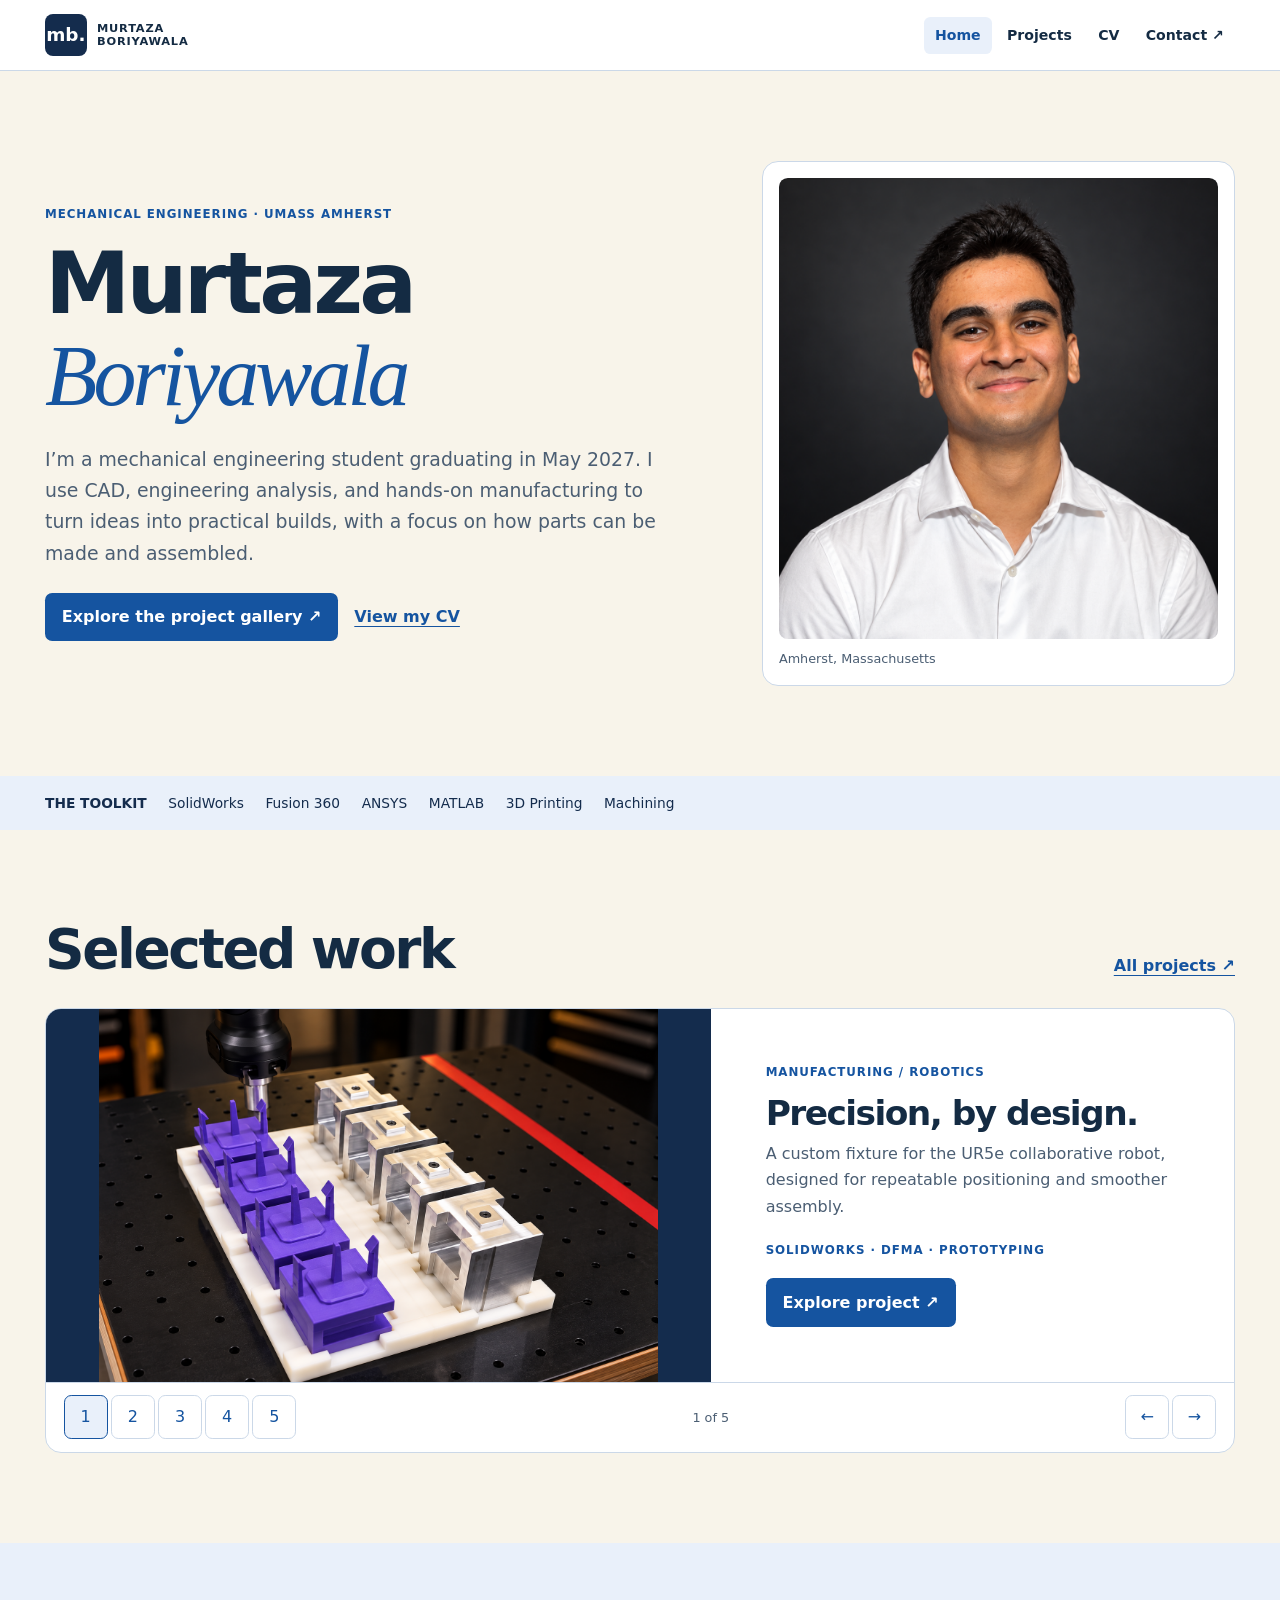
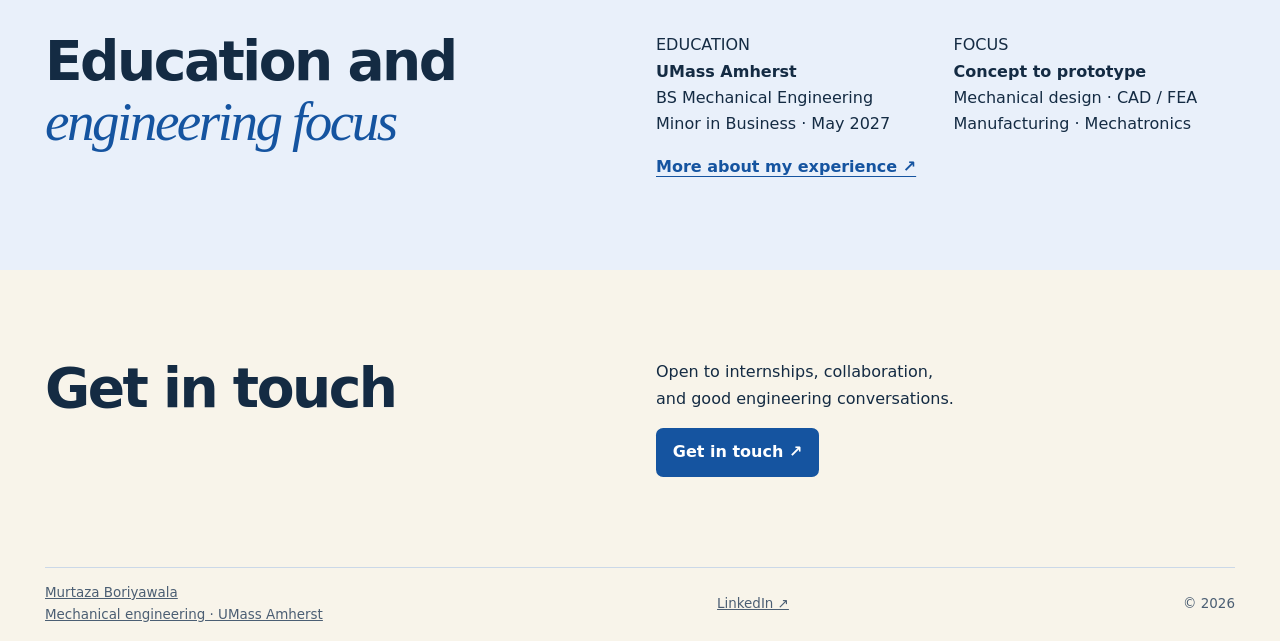
<file: index.html>
<!doctype html>
<html lang="en">
<head><meta charset="utf-8"><meta name="viewport" content="width=device-width,initial-scale=1"><meta name="description" content="Murtaza Boriyawala's mechanical engineering portfolio."><title>Mechanical Engineering Portfolio | Murtaza Boriyawala</title><link rel="stylesheet" href="style.css?v=20261118-table"><script src="site.js?v=20261118" defer></script><meta name="theme-color" content="#f8f4ea">
</head>
<body><a class="skip" href="#main">Skip to content</a>
<header class="site-header"><div class="navbar container"><a class="brand" href="index.html" aria-label="Murtaza Boriyawala home"><span class="monogram">mb<span>.</span></span><span class="brand-name">MURTAZA<br>BORIYAWALA</span></a>
<nav class="nav-links" aria-label="Main navigation"><a class="active" aria-current="page" href="index.html">Home</a><a href="projects.html">Projects</a><a href="cv.html">CV</a><a href="contact.html">Contact ↗</a>
</nav></div>
</header>
<main id="main">
<section class="container hero">
  <div>
    <p class="eyebrow">Mechanical engineering · UMass Amherst</p>
    <h1>Murtaza<br><span class="serif">Boriyawala</span></h1>
    <p class="bio-text">I’m a mechanical engineering student graduating in May 2027. I use CAD, engineering analysis, and hands-on manufacturing to turn ideas into practical builds, with a focus on how parts can be made and assembled.</p>
    <div class="hero-actions"><a class="button" href="projects.html">Explore the project gallery ↗</a><a class="text-link" href="cv.html">View my CV</a></div>
  </div>
  <figure class="hero-portrait"><img src="assets/profile.jpg" alt="Murtaza Boriyawala" width="1086" height="1448" fetchpriority="high"><figcaption>Amherst, Massachusetts</figcaption></figure>
</section>
<div class="skills-strip"><div class="container"><span>THE TOOLKIT</span><span>SolidWorks</span><span>Fusion 360</span><span>ANSYS</span><span>MATLAB</span><span>3D Printing</span><span>Machining</span></div></div>
<section class="container section" id="work"><div class="section-heading"><div><h2>Selected work</h2></div><a class="text-link" href="projects.html">All projects ↗</a></div><div class="showcase" role="region" aria-roledescription="carousel" aria-label="Featured engineering projects" tabindex="0"><div class="slides">
<article class="slide"><div class="slide-image"><img loading="lazy" src="assets/projects/project1.jpg" alt="Robotic assembly fixture"></div><div class="slide-copy"><p class="eyebrow">Manufacturing / Robotics</p><h3>Precision, by design.</h3><p>A custom fixture for the UR5e collaborative robot, designed for repeatable positioning and smoother assembly.</p><span class="tags">SolidWorks · DFMA · Prototyping</span><a class="button" href="projects/project-1.html">Explore project ↗</a></div>
</article>
<article class="slide" hidden aria-label="Folding table"><div class="slide-image"><img class="folding-table-cover" src="assets/projects/folding-table-open.jpg" alt="Folding table open on its caster base" width="1089" height="1090" loading="lazy" decoding="async"></div><div class="slide-copy"><p class="eyebrow">Summer 2026</p><h3>Folding table</h3><p>A rolling table with a split top that folds down on both sides for storage.</p><a class="button" href="projects/folding-table.html">View project ↗</a></div>
</article>
<article class="slide" hidden><div class="slide-image"><img src="assets/projects/project3.jpg" alt="Ultralight bicycle wrench"></div><div class="slide-copy"><p class="eyebrow">Product design / FEA</p><h3>Less weight. More purpose.</h3><p>A 27.7 g aluminum wrench with an integrated tire lever, built to withstand 250 in-lb of torque.</p><span class="tags">SolidWorks · ANSYS · Manual machining</span><a class="button" href="projects/project-3.html">Explore project ↗</a></div>
</article>
<article class="slide" hidden><div class="slide-image"><img src="assets/projects/project2.jpg" alt="Obstacle-detecting car"></div><div class="slide-copy"><p class="eyebrow">Mechatronics / Embedded systems</p><h3>Sense. Decide. Move.</h3><p>An Arduino-powered vehicle that translates ultrasonic input into real-time obstacle avoidance.</p><span class="tags">Arduino · Circuit design · Testing</span><a class="button" href="projects/project-2.html">Explore project ↗</a></div>
</article>
<article class="slide" hidden><div class="slide-image"><img src="assets/projects/project4.jpg" alt="Mass Mileage braking system"></div><div class="slide-copy"><p class="eyebrow">Vehicle systems / Mechanical design</p><h3>Efficiency in every detail.</h3><p>A compact brake assembly integrating bicycle disc hardware with a custom pedal and hydraulic linkage.</p><span class="tags">CAD assembly · Packaging · DFMA</span><a class="button" href="projects/project-4.html">Explore project ↗</a></div>
</article></div><div class="slider-controls" hidden><div class="slide-dots"><button type="button" aria-label="Show Robotic assembly fixture" aria-pressed="true" data-slide="0">1</button><button type="button" aria-label="Show Folding table" aria-pressed="false" data-slide="1">2</button><button type="button" aria-label="Show Ultralight bicycle wrench" aria-pressed="false" data-slide="2">3</button><button type="button" aria-label="Show Obstacle-detecting car" aria-pressed="false" data-slide="3">4</button><button type="button" aria-label="Show Mass Mileage braking system" aria-pressed="false" data-slide="4">5</button></div><span id="slide-status" aria-live="polite" aria-atomic="true">1 of 5</span><div><button class="arrow-button" data-direction="-1" aria-label="Previous project">←</button><button class="arrow-button" data-direction="1" aria-label="Next project">→</button></div></div></div>
</section>
<section class="about-section" id="about"><div class="container about-grid section"><div><h2>Education and<br><span class="serif">engineering focus</span></h2></div><div><div class="about-details"><div><span>EDUCATION</span><strong>UMass Amherst</strong><p>BS Mechanical Engineering<br>Minor in Business · May 2027</p></div><div><span>FOCUS</span><strong>Concept to prototype</strong><p>Mechanical design · CAD / FEA<br>Manufacturing · Mechatronics</p></div></div><a class="text-link" href="cv.html">More about my experience ↗</a></div></div>
</section>
<section class="container section contact-banner"><h2>Get in touch</h2><div><p>Open to internships, collaboration,<br>and good engineering conversations.</p><a class="button" href="contact.html">Get in touch ↗</a></div>
</section>
</main>
<footer class="container footer"><a href="index.html">Murtaza Boriyawala<span>Mechanical engineering · UMass Amherst</span></a><a href="https://www.linkedin.com/in/murtazaboriyawala" target="_blank" rel="noopener">LinkedIn ↗</a><span>© 2026</span>
</footer>
</body>
</html>
</file>
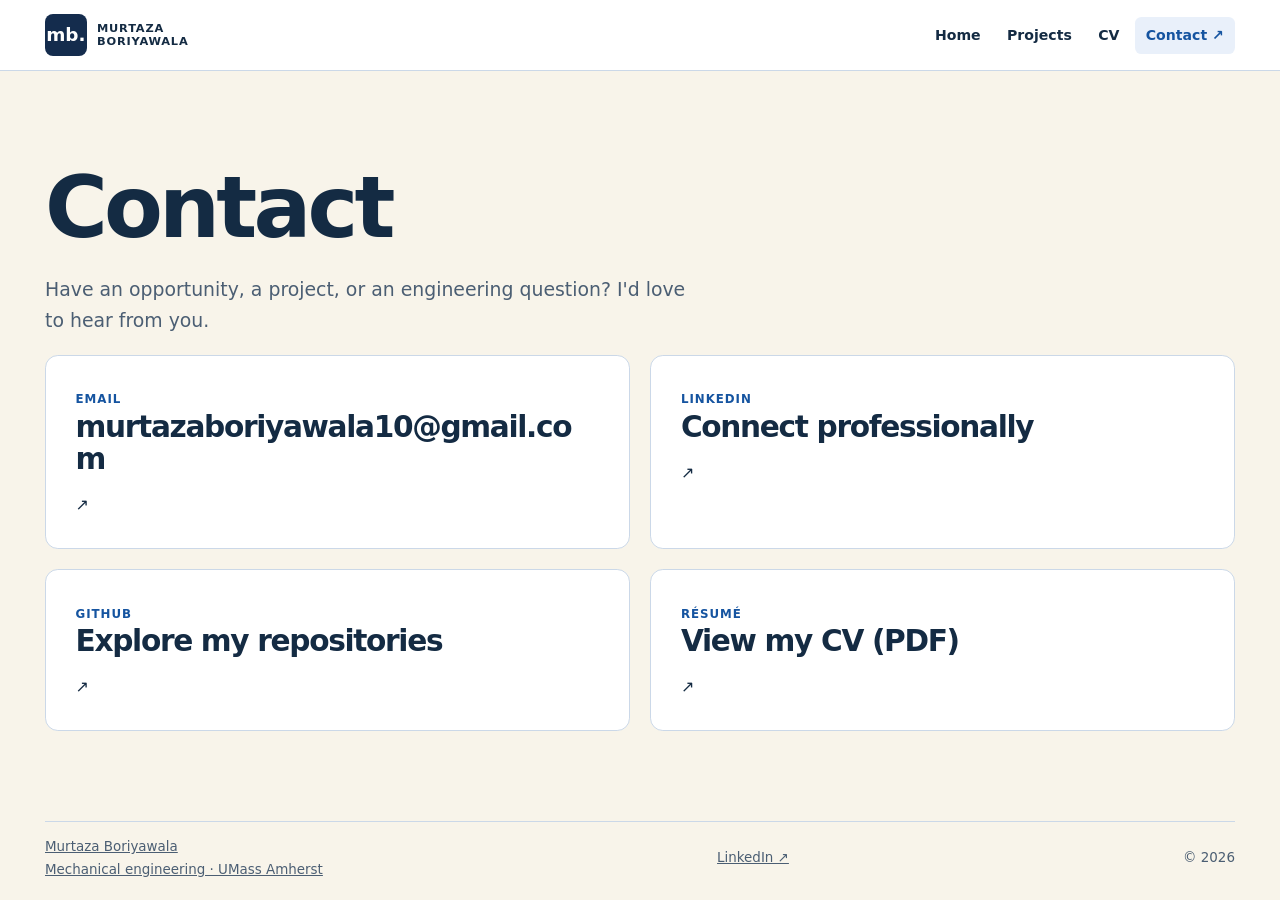
<file: contact.html>
<!doctype html>
<html lang="en">
<head><meta charset="utf-8"><meta name="viewport" content="width=device-width,initial-scale=1"><meta name="description" content="Murtaza Boriyawala's mechanical engineering portfolio. Explore projects in robotics, CAD, structural analysis, and manufacturing."><title>Contact | Murtaza Boriyawala</title><link rel="stylesheet" href="style.css?v=20261118"><script src="site.js?v=20261118" defer></script><meta name="theme-color" content="#f8f4ea">
</head>
<body><a class="skip" href="#main">Skip to content</a>
<header class="site-header"><div class="navbar container"><a class="brand" href="index.html" aria-label="Murtaza Boriyawala home"><span class="monogram">mb<span>.</span></span><span class="brand-name">MURTAZA<br>BORIYAWALA</span></a>
<nav class="nav-links" aria-label="Main navigation"><a  href="index.html">Home</a><a  href="projects.html">Projects</a><a  href="cv.html">CV</a><a class="active" aria-current="page" href="contact.html">Contact ↗</a>
</nav></div>
</header>
<main id="main">
<section class="container section"><h1>Contact</h1><p class="hero-intro">Have an opportunity, a project, or an engineering question? I'd love to hear from you.</p><div class="contact-grid"><a class="contact-card" href="mailto:murtazaboriyawala10@gmail.com"><span class="eyebrow">Email</span><h2>murtazaboriyawala10@gmail.com</h2><span>↗</span></a><a class="contact-card" href="https://www.linkedin.com/in/murtazaboriyawala"><span class="eyebrow">LinkedIn</span><h2>Connect professionally</h2><span>↗</span></a><a class="contact-card" href="https://github.com/murtazamb"><span class="eyebrow">GitHub</span><h2>Explore my repositories</h2><span>↗</span></a><a class="contact-card" href="assets/cv.pdf"><span class="eyebrow">Résumé</span><h2>View my CV (PDF)</h2><span>↗</span></a></div>
</section>
</main>
<footer class="container footer"><a href="index.html">Murtaza Boriyawala<span>Mechanical engineering · UMass Amherst</span></a><a href="https://www.linkedin.com/in/murtazaboriyawala" target="_blank" rel="noopener">LinkedIn ↗</a><span>© 2026</span>
</footer>
</body>
</html>
</file>
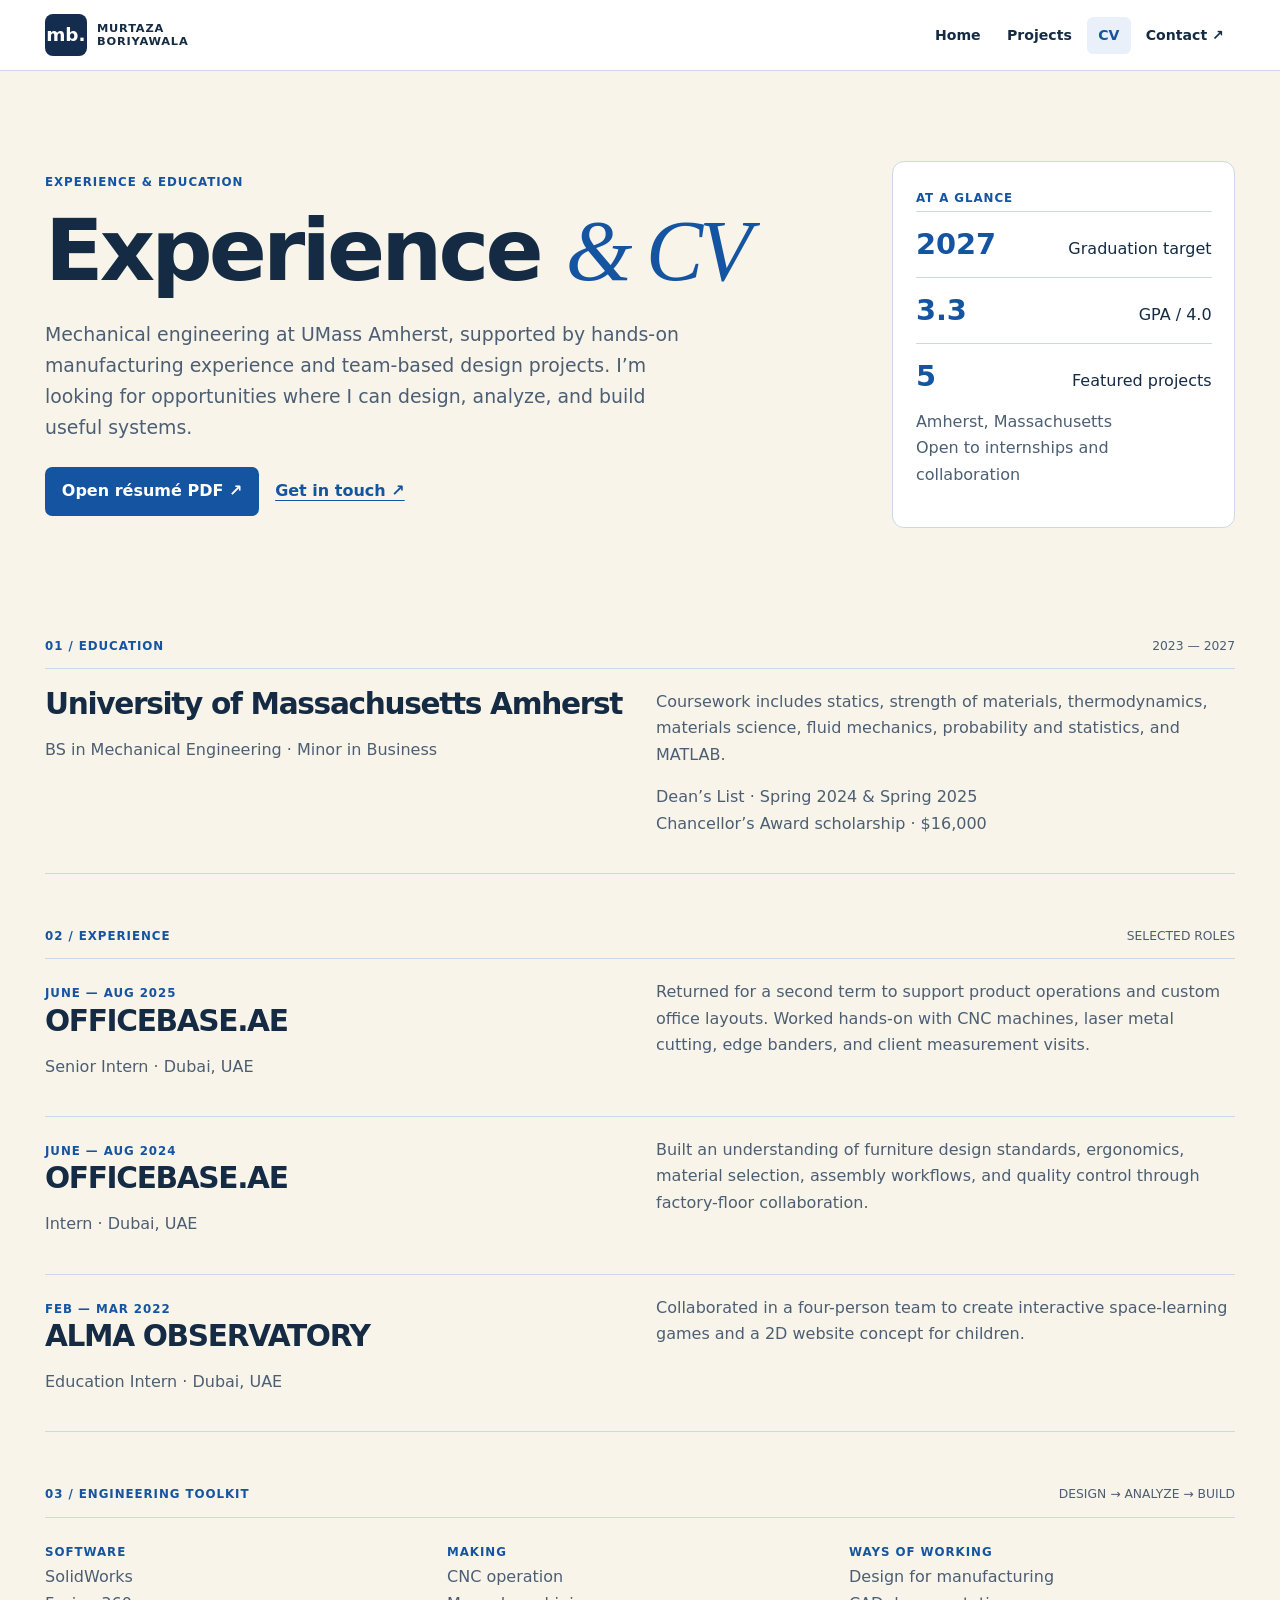
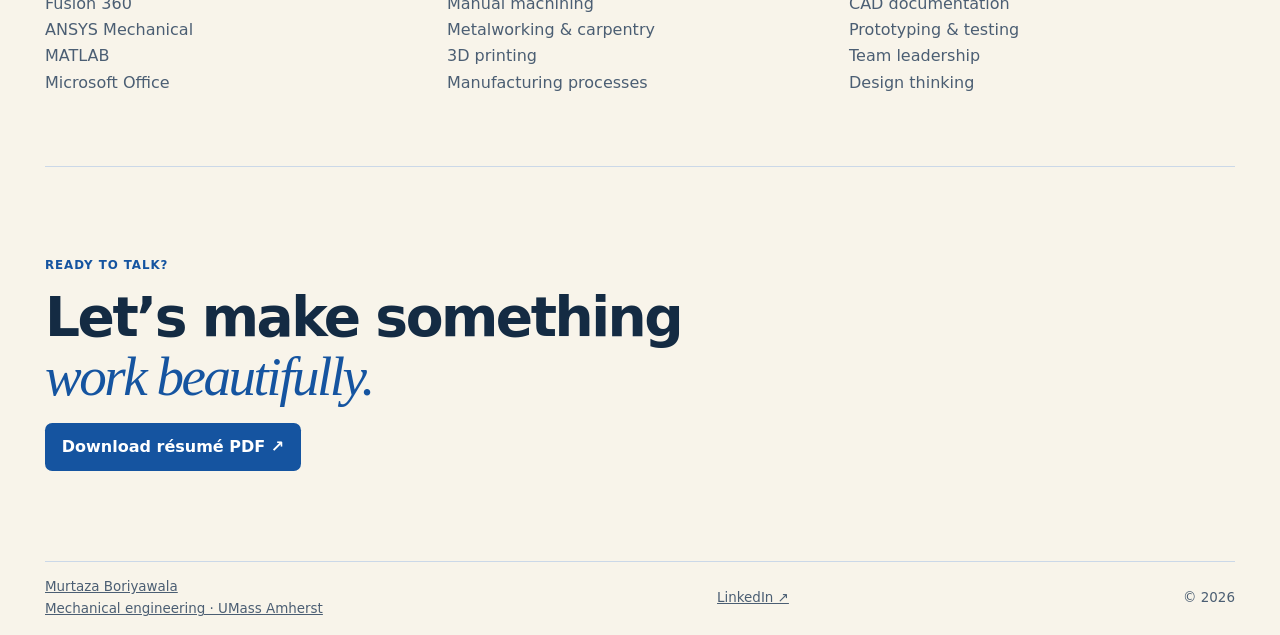
<file: cv.html>
<!doctype html>
<html lang="en">
<head><meta charset="utf-8"><meta name="viewport" content="width=device-width,initial-scale=1"><meta name="description" content="Experience, education, and engineering toolkit for Murtaza Boriyawala."><title>Experience & CV | Murtaza Boriyawala</title><link rel="stylesheet" href="style.css?v=20261118"><script src="site.js?v=20261118" defer></script><meta name="theme-color" content="#f8f4ea">
</head>
<body><a class="skip" href="#main">Skip to content</a>
<header class="site-header"><div class="navbar container"><a class="brand" href="index.html" aria-label="Murtaza Boriyawala home"><span class="monogram">mb<span>.</span></span><span class="brand-name">MURTAZA<br>BORIYAWALA</span></a>
<nav class="nav-links" aria-label="Main navigation"><a href="index.html">Home</a><a href="projects.html">Projects</a><a class="active" aria-current="page" href="cv.html">CV</a><a href="contact.html">Contact ↗</a>
</nav></div>
</header>
<main id="main">
<section class="container section cv-hero"><div><p class="eyebrow">EXPERIENCE & EDUCATION</p><h1>Experience <span class="serif">& CV</span></h1><p class="hero-intro">Mechanical engineering at UMass Amherst, supported by hands-on manufacturing experience and team-based design projects. I’m looking for opportunities where I can design, analyze, and build useful systems.</p><div class="hero-actions"><a class="button" href="assets/cv.pdf" target="_blank" rel="noopener">Open résumé PDF ↗</a><a class="text-link" href="contact.html">Get in touch ↗</a></div></div><aside class="cv-summary"><span class="eyebrow">AT A GLANCE</span><div><strong>2027</strong><span>Graduation target</span></div><div><strong>3.3</strong><span>GPA / 4.0</span></div><div><strong>5</strong><span>Featured projects</span></div><p>Amherst, Massachusetts<br>Open to internships and collaboration</p></aside>
</section>
<section class="container cv-section"><div class="cv-heading"><p class="eyebrow">01 / EDUCATION</p><span>2023 — 2027</span></div>
<article class="cv-entry"><div><h2>University of Massachusetts Amherst</h2><p>BS in Mechanical Engineering · Minor in Business</p></div><div><p>Coursework includes statics, strength of materials, thermodynamics, materials science, fluid mechanics, probability and statistics, and MATLAB.</p><p class="cv-note">Dean’s List · Spring 2024 & Spring 2025<br>Chancellor’s Award scholarship · $16,000</p></div>
</article>
</section>
<section class="container cv-section"><div class="cv-heading"><p class="eyebrow">02 / EXPERIENCE</p><span>SELECTED ROLES</span></div><div class="cv-timeline">
<article class="cv-entry"><div><span class="cv-date">JUNE — AUG 2025</span><h2>OFFICEBASE.AE</h2><p>Senior Intern · Dubai, UAE</p></div><div><p>Returned for a second term to support product operations and custom office layouts. Worked hands-on with CNC machines, laser metal cutting, edge banders, and client measurement visits.</p></div>
</article>
<article class="cv-entry"><div><span class="cv-date">JUNE — AUG 2024</span><h2>OFFICEBASE.AE</h2><p>Intern · Dubai, UAE</p></div><div><p>Built an understanding of furniture design standards, ergonomics, material selection, assembly workflows, and quality control through factory-floor collaboration.</p></div>
</article>
<article class="cv-entry"><div><span class="cv-date">FEB — MAR 2022</span><h2>ALMA OBSERVATORY</h2><p>Education Intern · Dubai, UAE</p></div><div><p>Collaborated in a four-person team to create interactive space-learning games and a 2D website concept for children.</p></div>
</article></div>
</section>
<section class="container cv-section"><div class="cv-heading"><p class="eyebrow">03 / ENGINEERING TOOLKIT</p><span>DESIGN → ANALYZE → BUILD</span></div><div class="cv-skills"><div><span class="eyebrow">SOFTWARE</span><p>SolidWorks<br>Fusion 360<br>ANSYS Mechanical<br>MATLAB<br>Microsoft Office</p></div><div><span class="eyebrow">MAKING</span><p>CNC operation<br>Manual machining<br>Metalworking & carpentry<br>3D printing<br>Manufacturing processes</p></div><div><span class="eyebrow">WAYS OF WORKING</span><p>Design for manufacturing<br>CAD documentation<br>Prototyping & testing<br>Team leadership<br>Design thinking</p></div></div>
</section>
<section class="container section cv-cta"><p class="eyebrow">READY TO TALK?</p><h2>Let’s make something<br><span class="serif">work beautifully.</span></h2><a class="button" href="assets/cv.pdf" download>Download résumé PDF ↗</a>
</section>
</main>
<footer class="container footer"><a href="index.html">Murtaza Boriyawala<span>Mechanical engineering · UMass Amherst</span></a><a href="https://www.linkedin.com/in/murtazaboriyawala" target="_blank" rel="noopener">LinkedIn ↗</a><span>© 2026</span>
</footer>
</body>
</html>
</file>
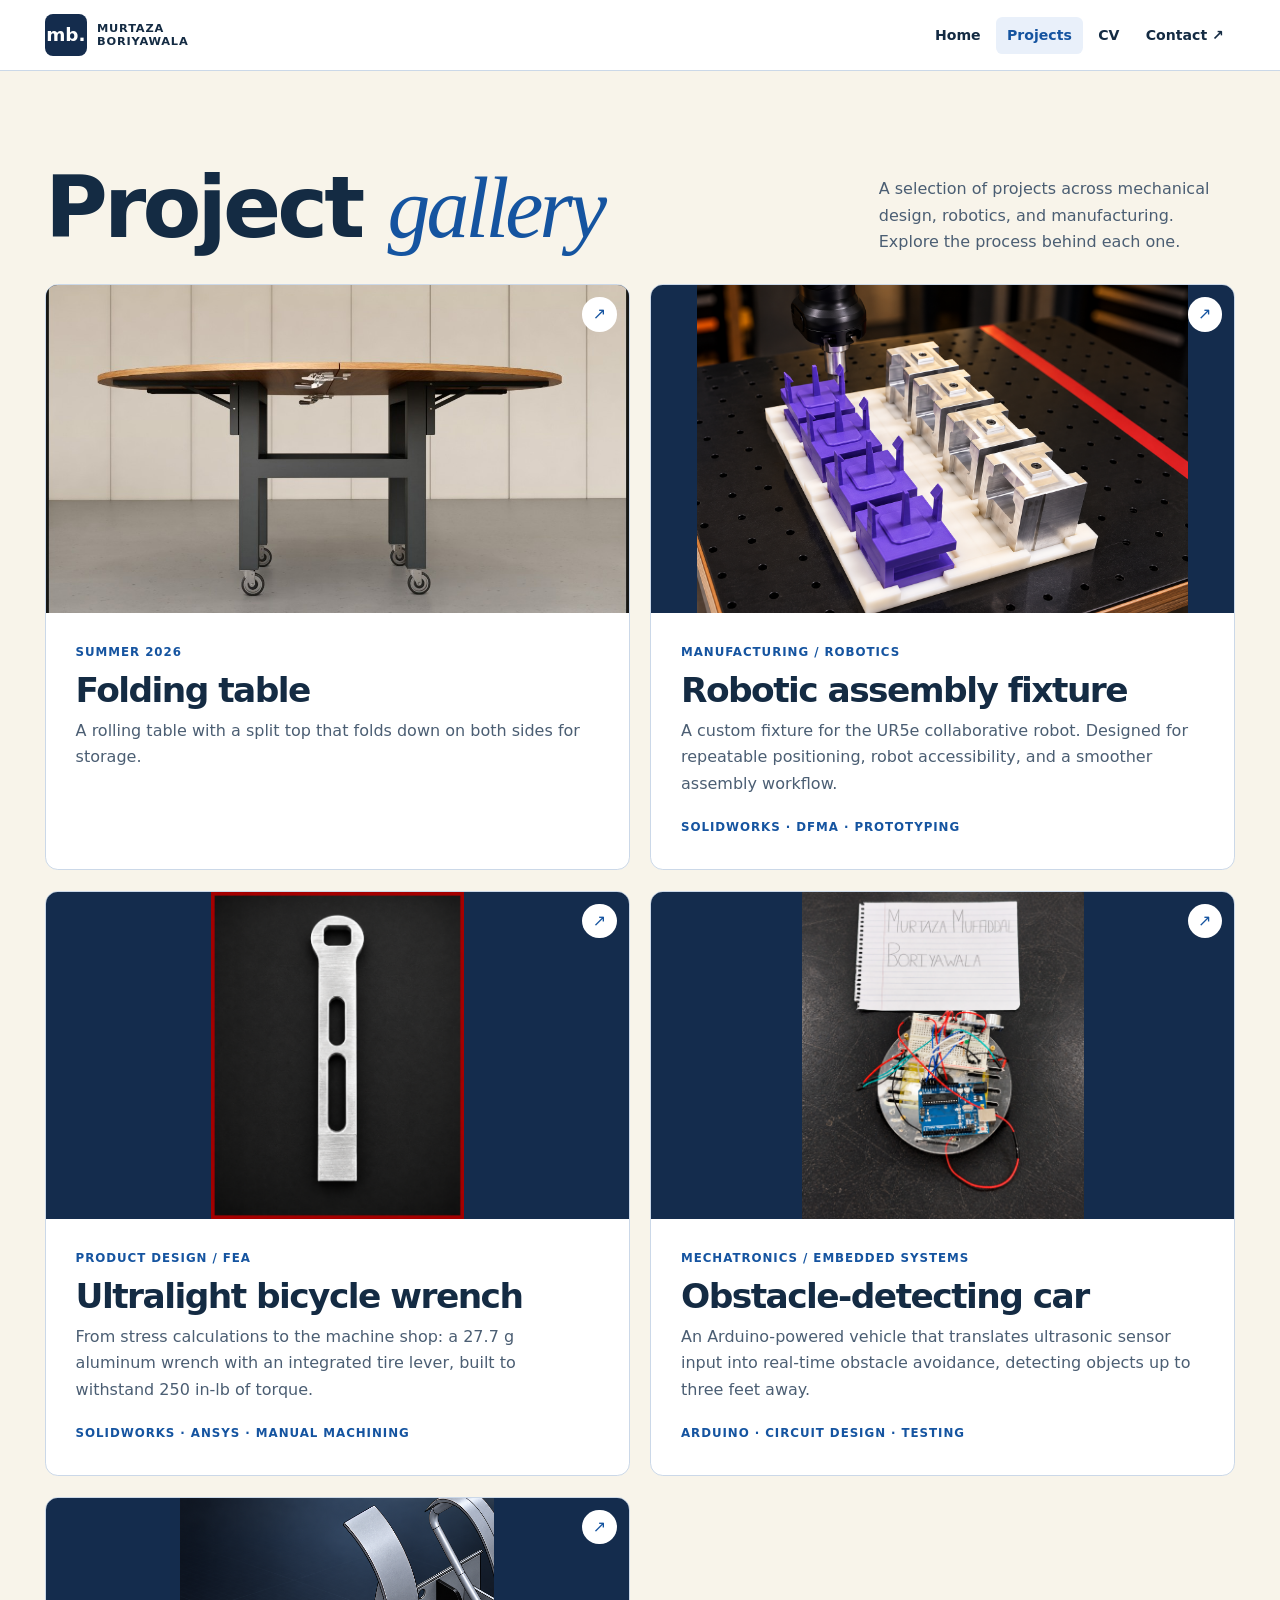
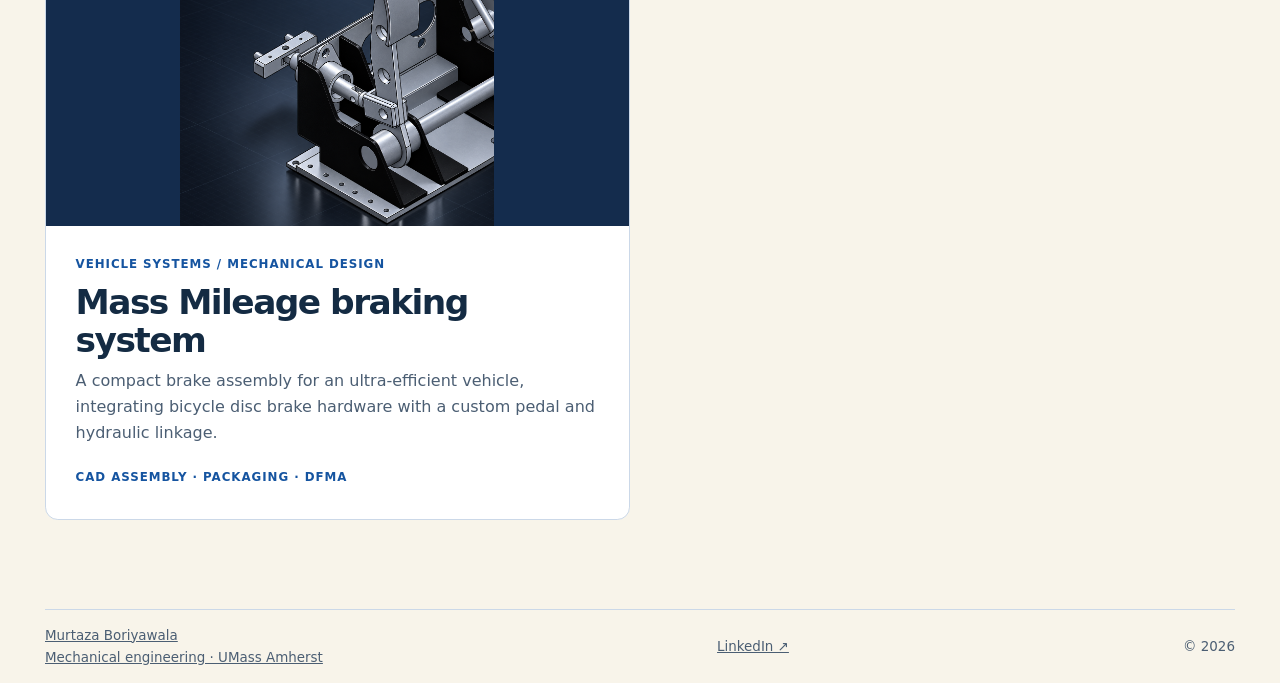
<file: projects.html>
<!doctype html>
<html lang="en">
<head><meta charset="utf-8"><meta name="viewport" content="width=device-width,initial-scale=1"><meta name="description" content="Murtaza Boriyawala's mechanical engineering portfolio. Explore projects in robotics, CAD, structural analysis, and manufacturing."><title>Selected Projects | Murtaza Boriyawala</title><link rel="stylesheet" href="style.css?v=20261118-table"><script src="site.js?v=20261118" defer></script><meta name="theme-color" content="#f8f4ea">
</head>
<body><a class="skip" href="#main">Skip to content</a>
<header class="site-header"><div class="navbar container"><a class="brand" href="index.html" aria-label="Murtaza Boriyawala home"><span class="monogram">mb<span>.</span></span><span class="brand-name">MURTAZA<br>BORIYAWALA</span></a>
<nav class="nav-links" aria-label="Main navigation"><a  href="index.html">Home</a><a class="active" aria-current="page" href="projects.html">Projects</a><a  href="cv.html">CV</a><a  href="contact.html">Contact ↗</a>
</nav></div>
</header>
<main id="main">
<section class="container section"><div class="section-heading"><div><h1>Project <span class="serif">gallery</span></h1></div><p class="intro-small">A selection of projects across mechanical design, robotics, and manufacturing. Explore the process behind each one.</p></div><div class="projects-grid"><a class="project-card" href="projects/folding-table.html"><div class="card-image"><img class="folding-table-cover" src="assets/projects/folding-table-open.jpg" alt="Folding table open on its caster base" width="1089" height="1090" loading="lazy" decoding="async"><span class="card-arrow" aria-hidden="true">↗</span></div><div class="project-body"><p class="eyebrow">Summer 2026</p><h2>Folding table</h2><p>A rolling table with a split top that folds down on both sides for storage.</p></div></a><a class="project-card reveal" href="projects/project-1.html"><div class="card-image"><img src="assets/projects/project1.jpg" alt="Robotic assembly fixture" loading="lazy"><span class="card-arrow" aria-hidden="true">↗</span></div><div class="project-body"><p class="eyebrow">Manufacturing / Robotics</p><h2>Robotic assembly fixture</h2><p>A custom fixture for the UR5e collaborative robot. Designed for repeatable positioning, robot accessibility, and a smoother assembly workflow.</p><span class="tags">SolidWorks · DFMA · Prototyping</span></div></a><a class="project-card reveal" href="projects/project-3.html"><div class="card-image"><img src="assets/projects/project3.jpg" alt="Ultralight bicycle wrench" loading="lazy"><span class="card-arrow" aria-hidden="true">↗</span></div><div class="project-body"><p class="eyebrow">Product design / FEA</p><h2>Ultralight bicycle wrench</h2><p>From stress calculations to the machine shop: a 27.7 g aluminum wrench with an integrated tire lever, built to withstand 250 in-lb of torque.</p><span class="tags">SolidWorks · ANSYS · Manual machining</span></div></a><a class="project-card reveal" href="projects/project-2.html"><div class="card-image"><img src="assets/projects/project2.jpg" alt="Obstacle-detecting car" loading="lazy"><span class="card-arrow" aria-hidden="true">↗</span></div><div class="project-body"><p class="eyebrow">Mechatronics / Embedded systems</p><h2>Obstacle-detecting car</h2><p>An Arduino-powered vehicle that translates ultrasonic sensor input into real-time obstacle avoidance, detecting objects up to three feet away.</p><span class="tags">Arduino · Circuit design · Testing</span></div></a><a class="project-card reveal" href="projects/project-4.html"><div class="card-image"><img src="assets/projects/project4.jpg" alt="Mass Mileage braking system" loading="lazy"><span class="card-arrow" aria-hidden="true">↗</span></div><div class="project-body"><p class="eyebrow">Vehicle systems / Mechanical design</p><h2>Mass Mileage braking system</h2><p>A compact brake assembly for an ultra-efficient vehicle, integrating bicycle disc brake hardware with a custom pedal and hydraulic linkage.</p><span class="tags">CAD assembly · Packaging · DFMA</span></div></a></div>
</section>
</main>
<footer class="container footer"><a href="index.html">Murtaza Boriyawala<span>Mechanical engineering · UMass Amherst</span></a><a href="https://www.linkedin.com/in/murtazaboriyawala" target="_blank" rel="noopener">LinkedIn ↗</a><span>© 2026</span>
</footer>
</body>
</html>
</file>
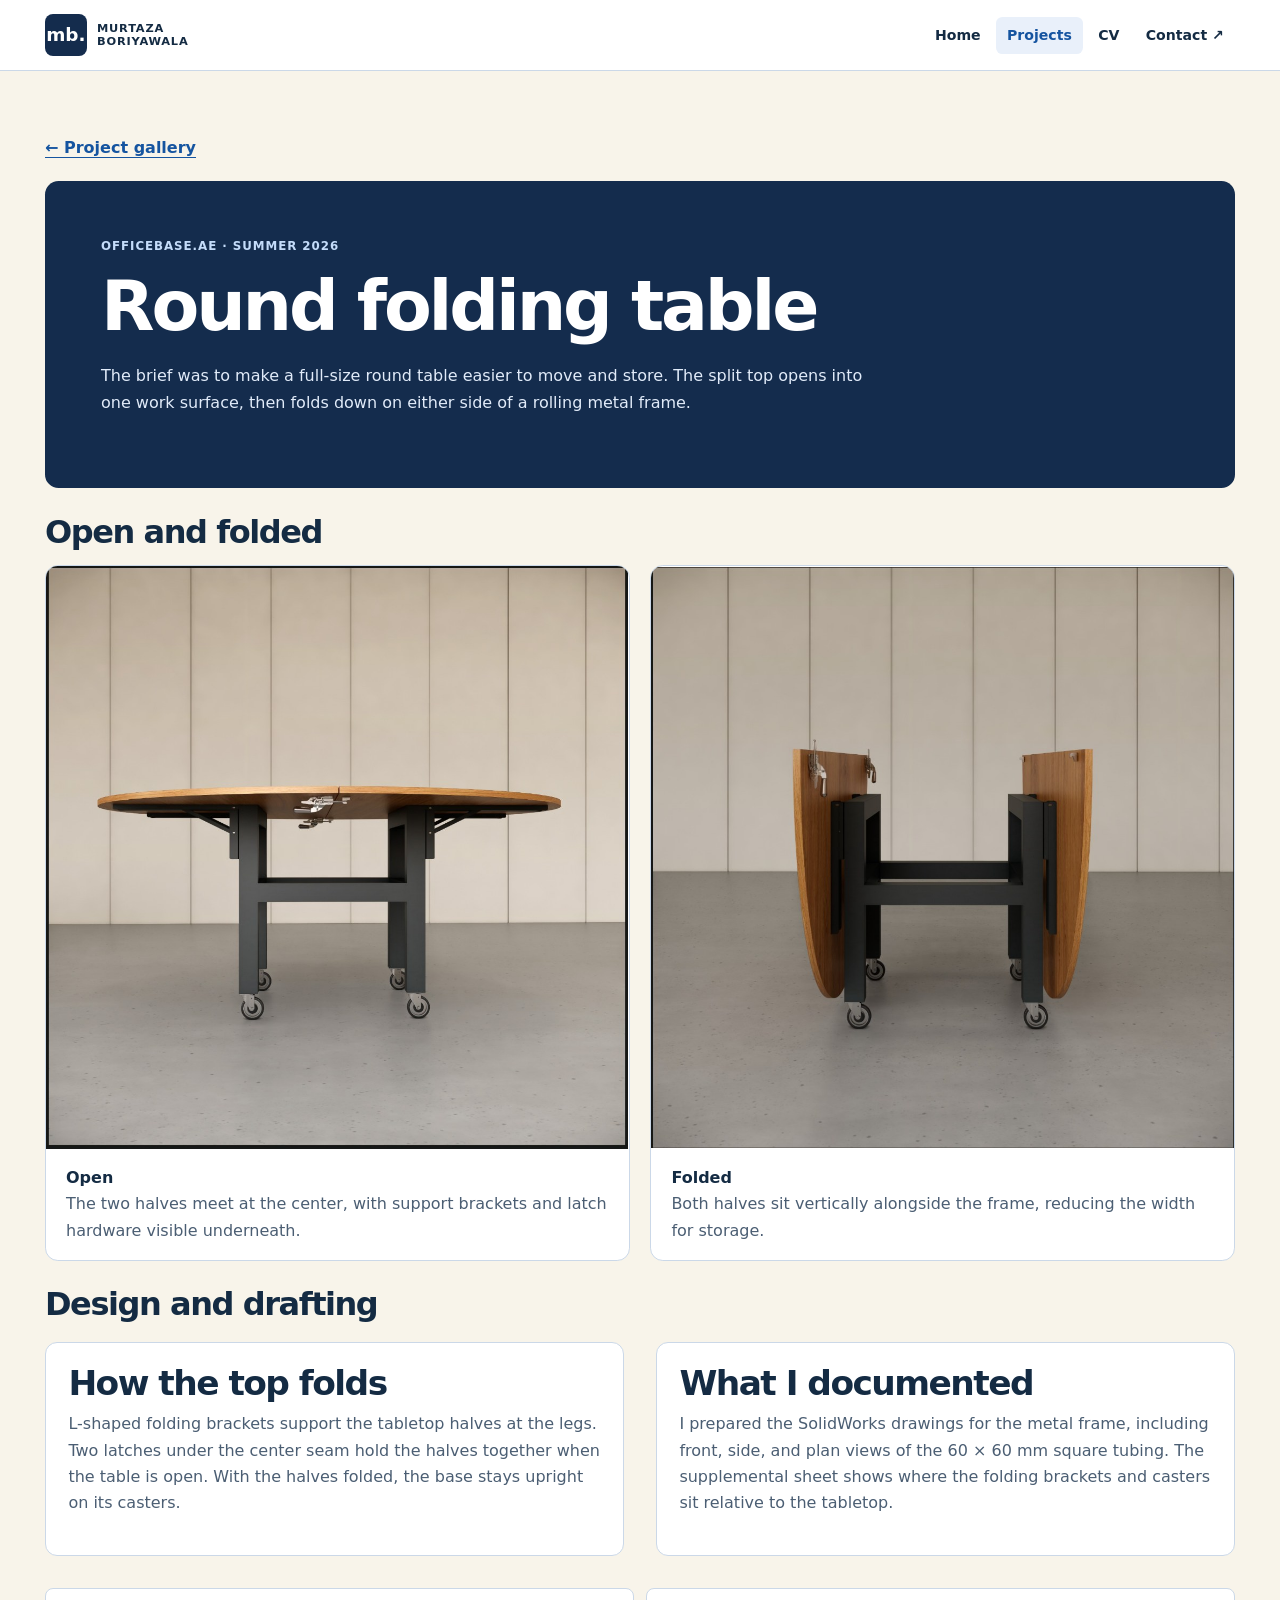
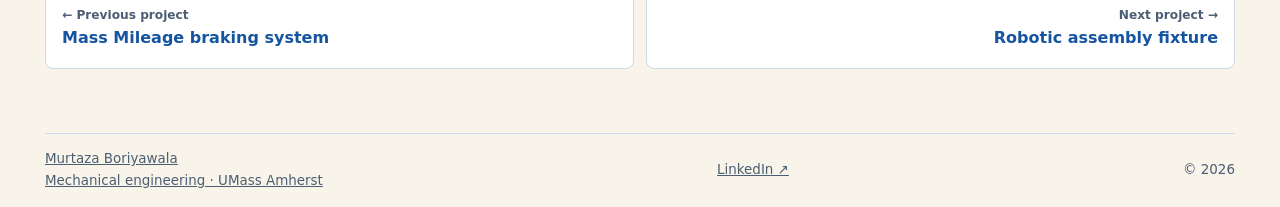
<file: projects/folding-table.html>
<!doctype html>
<html lang="en">
<head>
  <meta charset="utf-8" />
  <meta name="viewport" content="width=device-width,initial-scale=1" />
  <title>Round Folding Table | Murtaza Boriyawala</title>
  <meta name="description" content="A summer 2026 furniture design project at OFFICEBASE.AE featuring a split round tabletop, folding brackets, and a rolling metal base.">
  <link rel="stylesheet" href="../style.css?v=20261118-table" />
<script src="../site.js?v=20261118" defer></script></head>
<body>

<a class="skip" href="#main">Skip to content</a><header class="site-header"><div class="navbar container"><a class="brand" href="../index.html" aria-label="Murtaza Boriyawala home"><span class="monogram">mb<span>.</span></span><span class="brand-name">MURTAZA<br>BORIYAWALA</span></a><nav class="nav-links" aria-label="Main navigation"><a  href="../index.html">Home</a><a class="active" aria-current="page" href="../projects.html">Projects</a><a  href="../cv.html">CV</a><a  href="../contact.html">Contact ↗</a></nav></div></header>

<main class="container case-study" id="main">
  <a class="case-back text-link" href="../projects.html">← Project gallery</a>
  <section class="case-header">
    <p class="eyebrow">OFFICEBASE.AE · Summer 2026</p>
    <h1>Round folding table</h1>
    <p class="small">The brief was to make a full-size round table easier to move and store. The split top opens into one work surface, then folds down on either side of a rolling metal frame.</p>
  </section>
  <section aria-labelledby="table-configurations">
    <h2 class="section-title" id="table-configurations">Open and folded</h2>
    <div class="table-configurations">
      <figure>
        <img src="../assets/projects/folding-table-open.jpg" width="1089" height="1090" alt="Folding table open with both tabletop halves horizontal, showing the support brackets and center latches" decoding="async">
        <figcaption><strong>Open</strong> The two halves meet at the center, with support brackets and latch hardware visible underneath.</figcaption>
      </figure>
      <figure>
        <img src="../assets/projects/folding-table-folded.jpg" width="1084" height="1080" alt="Folding table with both tabletop halves lowered alongside the frame and the caster wheels exposed" decoding="async">
        <figcaption><strong>Folded</strong> Both halves sit vertically alongside the frame, reducing the width for storage.</figcaption>
      </figure>
    </div>
  </section>
  <section aria-labelledby="table-design">
    <h2 class="section-title" id="table-design">Design and drafting</h2>
    <div class="case-columns">
      <div>
        <h3>How the top folds</h3>
        <p class="small">L-shaped folding brackets support the tabletop halves at the legs. Two latches under the center seam hold the halves together when the table is open. With the halves folded, the base stays upright on its casters.</p>
      </div>
      <div>
        <h3>What I documented</h3>
        <p class="small">I prepared the SolidWorks drawings for the metal frame, including front, side, and plan views of the 60 × 60 mm square tubing. The supplemental sheet shows where the folding brackets and casters sit relative to the tabletop.</p>
      </div>
    </div>
  </section>
  <nav class="case-nav" aria-label="Browse projects"><a href="project-4.html"><span>← Previous project</span>Mass Mileage braking system</a><a href="project-1.html"><span>Next project →</span>Robotic assembly fixture</a></nav>
</main>

<footer class="container footer"><a href="../index.html">Murtaza Boriyawala<span>Mechanical engineering · UMass Amherst</span></a><a href="https://www.linkedin.com/in/murtazaboriyawala" target="_blank" rel="noopener">LinkedIn ↗</a><span>© 2026</span></footer></body>
</html>
</file>
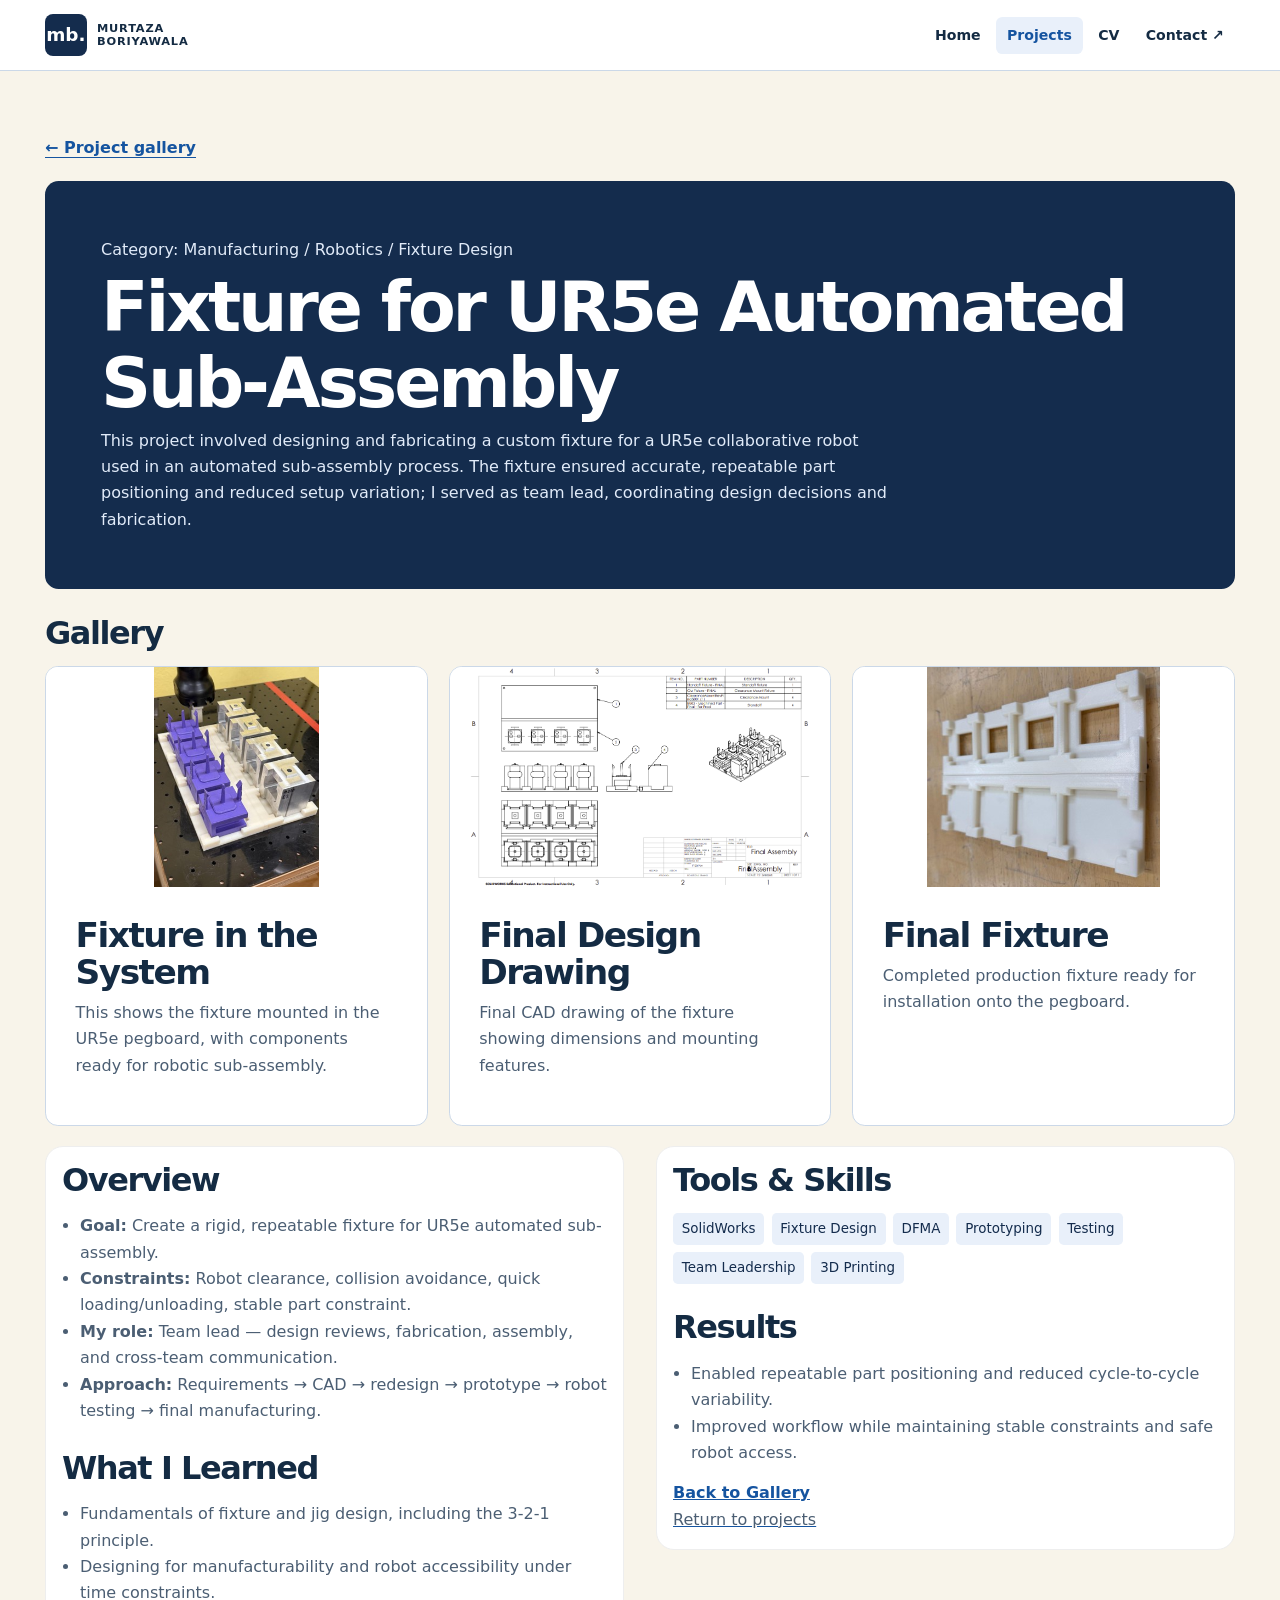
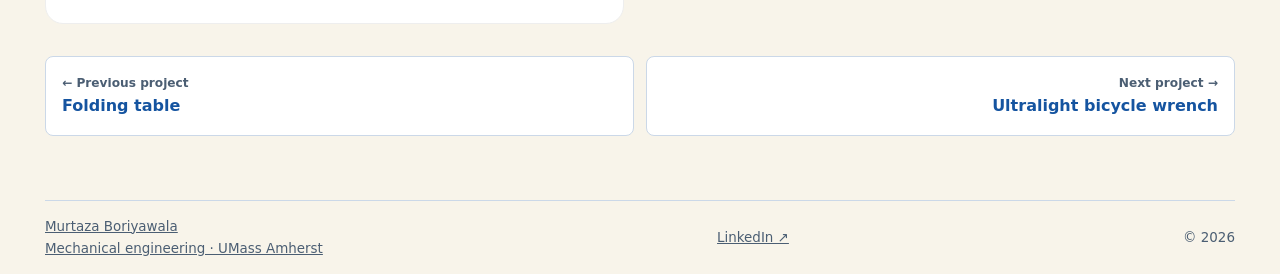
<file: projects/project-1.html>
<!doctype html>
<html lang="en">
<head>
  <meta charset="utf-8" />
  <meta name="viewport" content="width=device-width,initial-scale=1" />
  <title>Project 1 | Murtaza Boriyawala</title>
  <link rel="stylesheet" href="../style.css?v=20261118" />
<script src="../site.js?v=20261118" defer></script><meta name="theme-color" content="#f8f4ea">
</head>
<body>

<a class="skip" href="#main">Skip to content</a>
<header class="site-header"><div class="navbar container"><a class="brand" href="../index.html" aria-label="Murtaza Boriyawala home"><span class="monogram">mb<span>.</span></span><span class="brand-name">MURTAZA<br>BORIYAWALA</span></a>
<nav class="nav-links" aria-label="Main navigation"><a  href="../index.html">Home</a><a class="active" aria-current="page" href="../projects.html">Projects</a><a  href="../cv.html">CV</a><a  href="../contact.html">Contact ↗</a>
</nav></div>
</header>

<main class="container case-study" id="main">
  <a class="case-back text-link" href="../projects.html">← Project gallery</a>
  <section class="case-header">
    <div class="small" style="margin-bottom:6px;">Category: Manufacturing / Robotics / Fixture Design</div>
    <h1 style="margin:0 0 8px;">Fixture for UR5e Automated Sub-Assembly</h1>
    <p class="small" style="margin:0;">
      This project involved designing and fabricating a custom fixture for a UR5e collaborative robot used in an automated sub-assembly process. 
      The fixture ensured accurate, repeatable part positioning and reduced setup variation; I served as team lead, coordinating design decisions and fabrication.
    </p>
  </section>

  <!-- Photo gallery -->
  <h2 class="section-title">Gallery</h2>

  <section class="grid">
    <a class="project" href="../assets/projects/project1-1.jpg" target="_blank" rel="noopener">
      <img loading="lazy" src="../assets/projects/project1-1.jpg" alt="Fixture in system" style="height:220px; object-fit:contain; background:#fff;">
      <div class="project-body">
        <h3>Fixture in the System</h3>
        <p>This shows the fixture mounted in the UR5e pegboard, with components ready for robotic sub-assembly.</p>
      </div>
    </a>

    <a class="project" href="../assets/projects/project1-2.jpg" target="_blank" rel="noopener">
      <img loading="lazy" src="../assets/projects/project1-2.jpg" alt="Final design drawing" style="height:220px; object-fit:contain; background:#fff;">
      <div class="project-body">
        <h3>Final Design Drawing</h3>
        <p>Final CAD drawing of the fixture showing dimensions and mounting features.</p>
      </div>
    </a>

    <a class="project" href="../assets/projects/project1-3.jpg" target="_blank" rel="noopener">
      <img loading="lazy" src="../assets/projects/project1-3.jpg" alt="Final fixture" style="height:220px; object-fit:contain; background:#fff;">
      <div class="project-body">
        <h3>Final Fixture</h3>
        <p>Completed production fixture ready for installation onto the pegboard.</p>
      </div>
    </a>
  </section>

  <!-- Two-column section -->
  <section class="case-columns">

    <!-- Overview -->
    <div style="border:1px solid #eee; border-radius:18px; padding:16px; background:#fff;">
      <h2 class="section-title" style="margin-top:0;">Overview</h2>
      <ul class="small" style="margin:0; padding-left:18px;">
        <li><strong>Goal:</strong> Create a rigid, repeatable fixture for UR5e automated sub-assembly.</li>
        <li><strong>Constraints:</strong> Robot clearance, collision avoidance, quick loading/unloading, stable part constraint.</li>
        <li><strong>My role:</strong> Team lead — design reviews, fabrication, assembly, and cross-team communication.</li>
        <li><strong>Approach:</strong> Requirements → CAD → redesign → prototype → robot testing → final manufacturing.</li>
      </ul>

      <h2 class="section-title">What I Learned</h2>
      <ul class="small" style="margin:0; padding-left:18px;">
        <li>Fundamentals of fixture and jig design, including the 3-2-1 principle.</li>
        <li>Designing for manufacturability and robot accessibility under time constraints.</li>
      </ul>
    </div>

    <!-- Tools + Results -->
    <div style="border:1px solid #eee; border-radius:18px; padding:16px; background:#fff;">
      <h2 class="section-title" style="margin-top:0;">Tools & Skills</h2>
      <div class="badges" style="margin-top:8px;">
        <div class="badge">SolidWorks</div>
        <div class="badge">Fixture Design</div>
        <div class="badge">DFMA</div>
        <div class="badge">Prototyping</div>
        <div class="badge">Testing</div>
        <div class="badge">Team Leadership</div>
        <div class="badge">3D Printing</div>
      </div>

      <h2 class="section-title">Results</h2>
      <ul class="small" style="margin:0; padding-left:18px;">
        <li>Enabled repeatable part positioning and reduced cycle-to-cycle variability.</li>
        <li>Improved workflow while maintaining stable constraints and safe robot access.</li>
      </ul>

      <div style="margin-top:14px;">
        <a class="cardlink" href="../projects.html">
          <strong>Back to Gallery</strong><br><span class="small">Return to projects</span>
        </a>
      </div>
    </div>
  </section>

  <nav class="case-nav" aria-label="Browse projects"><a href="folding-table.html"><span>← Previous project</span>Folding table</a><a href="project-3.html"><span>Next project →</span>Ultralight bicycle wrench</a>
</nav>
</main>
<footer class="container footer"><a href="../index.html">Murtaza Boriyawala<span>Mechanical engineering · UMass Amherst</span></a><a href="https://www.linkedin.com/in/murtazaboriyawala" target="_blank" rel="noopener">LinkedIn ↗</a><span>© 2026</span>
</footer>
</body>
</html>
</file>
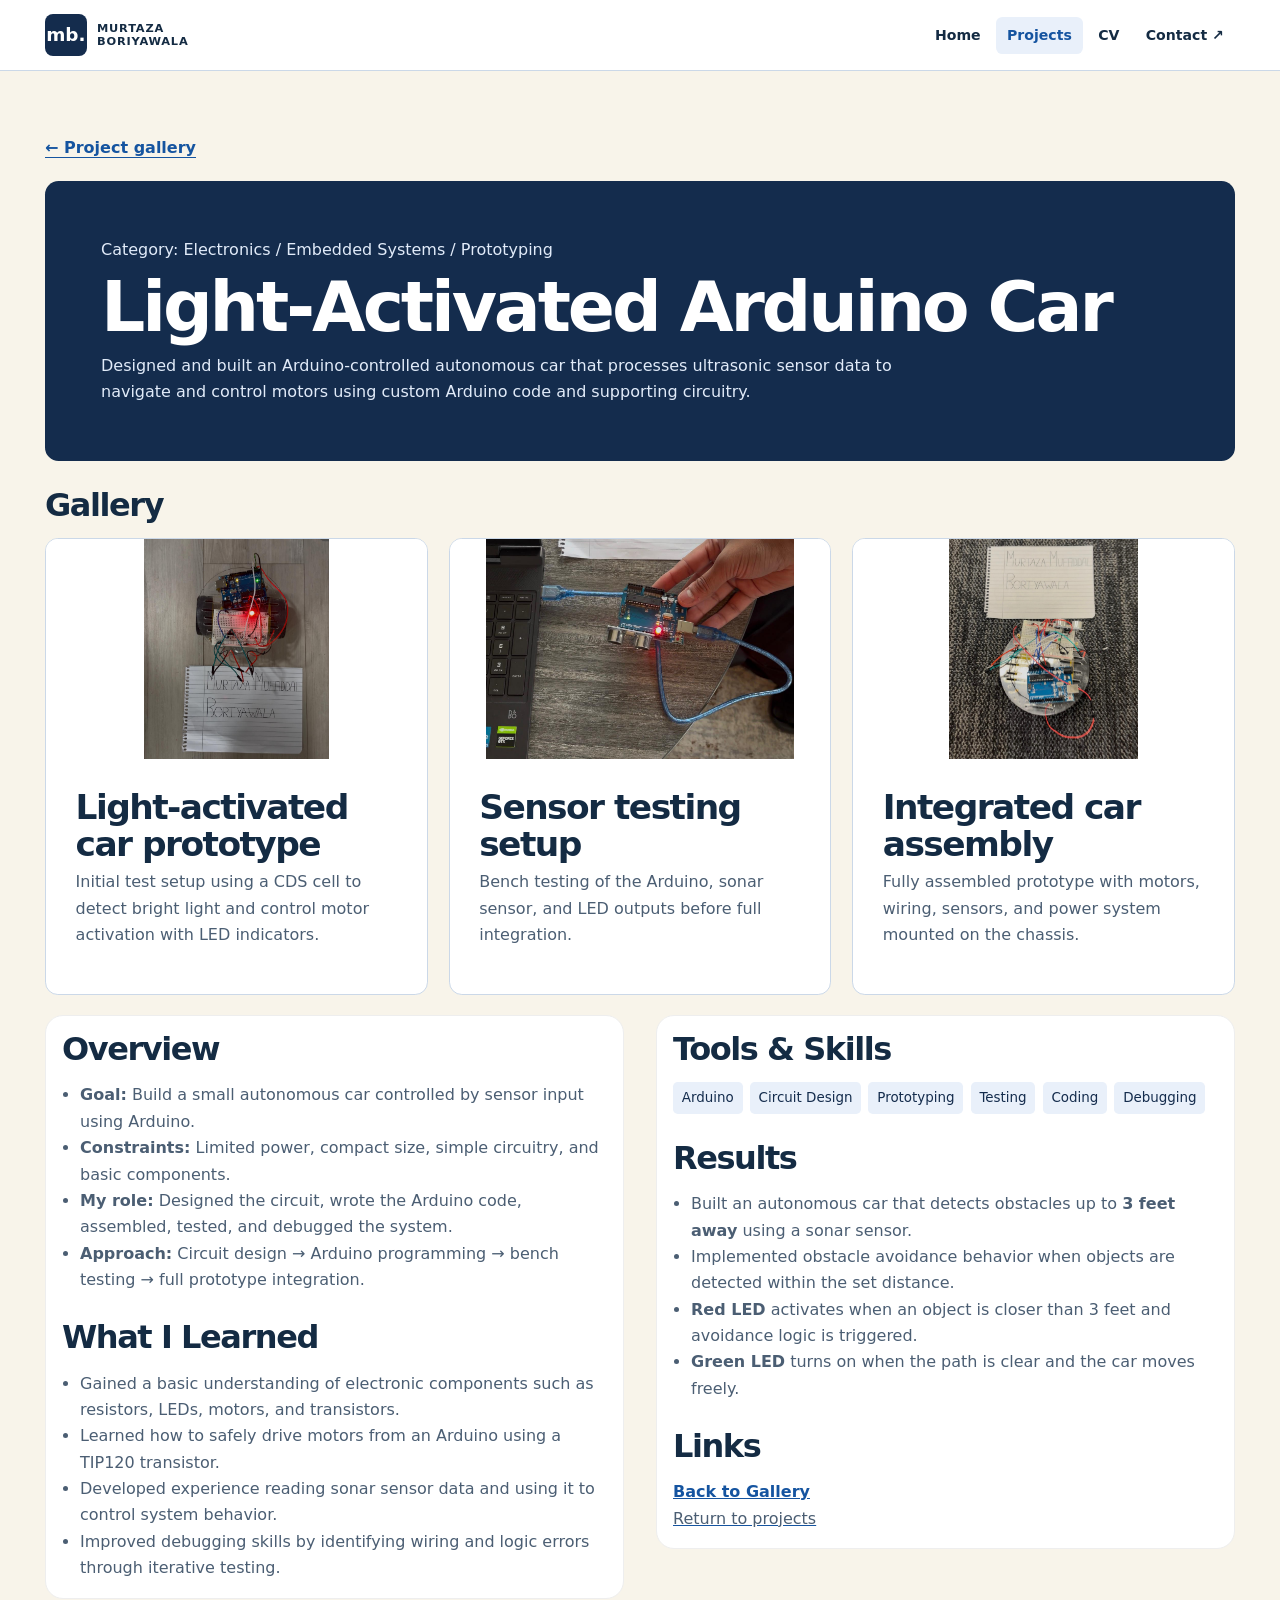
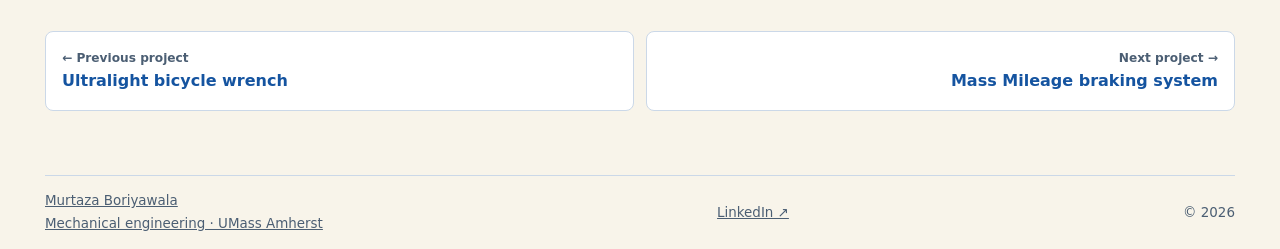
<file: projects/project-2.html>
<!doctype html>
<html lang="en">
<head>
  <meta charset="utf-8" />
  <meta name="viewport" content="width=device-width,initial-scale=1" />
  <title>Project 2 | Murtaza Boriyawala</title>
  <link rel="stylesheet" href="../style.css?v=20261118" />
<script src="../site.js?v=20261118" defer></script><meta name="theme-color" content="#f8f4ea">
</head>
<body>

<a class="skip" href="#main">Skip to content</a>
<header class="site-header"><div class="navbar container"><a class="brand" href="../index.html" aria-label="Murtaza Boriyawala home"><span class="monogram">mb<span>.</span></span><span class="brand-name">MURTAZA<br>BORIYAWALA</span></a>
<nav class="nav-links" aria-label="Main navigation"><a  href="../index.html">Home</a><a class="active" aria-current="page" href="../projects.html">Projects</a><a  href="../cv.html">CV</a><a  href="../contact.html">Contact ↗</a>
</nav></div>
</header>

<main class="container case-study" id="main">
  <a class="case-back text-link" href="../projects.html">← Project gallery</a>
  <section class="case-header">
    <div class="small" style="margin-bottom:6px;">Category: Electronics / Embedded Systems / Prototyping</div>
    <h1 style="margin:0 0 8px;">Light-Activated Arduino Car</h1>
    <p class="small" style="margin:0;">
      Designed and built an Arduino-controlled autonomous car that processes ultrasonic sensor data to navigate and control motors using custom Arduino code and supporting circuitry.
    </p>
  </section>

  <!-- Photo gallery -->
  <h2 class="section-title">Gallery</h2>

  <section class="grid">
    <a class="project" href="../assets/projects/project2-1.jpg" target="_blank" rel="noopener">
      <img loading="lazy" src="../assets/projects/project2-1.jpg" alt="Initial prototype setup" style="height:220px; object-fit:contain; background:#fff;">
      <div class="project-body">
        <h3 style="margin:0 0 6px;">Light-activated car prototype</h3>
        <p>Initial test setup using a CDS cell to detect bright light and control motor activation with LED indicators.</p>
      </div>
    </a>

    <a class="project" href="../assets/projects/project2-2.jpg" target="_blank" rel="noopener">
      <img loading="lazy" src="../assets/projects/project2-2.jpg" alt="Sensor testing" style="height:220px; object-fit:contain; background:#fff;">
      <div class="project-body">
        <h3 style="margin:0 0 6px;">Sensor testing setup</h3>
        <p>Bench testing of the Arduino, sonar sensor, and LED outputs before full integration.</p>
      </div>
    </a>

    <a class="project" href="../assets/projects/project2-3.jpg" target="_blank" rel="noopener">
      <img loading="lazy" src="../assets/projects/project2-3.jpg" alt="Final assembly" style="height:220px; object-fit:contain; background:#fff;">
      <div class="project-body">
        <h3 style="margin:0 0 6px;">Integrated car assembly</h3>
        <p>Fully assembled prototype with motors, wiring, sensors, and power system mounted on the chassis.</p>
      </div>
    </a>
  </section>

  <!-- Two-column section -->
  <section class="case-columns">

    <!-- Overview -->
    <div style="border:1px solid #eee; border-radius:18px; padding:16px; background:#fff;">
      <h2 class="section-title" style="margin-top:0;">Overview</h2>
      <ul class="small" style="margin:0; padding-left:18px;">
        <li><strong>Goal:</strong> Build a small autonomous car controlled by sensor input using Arduino.</li>
        <li><strong>Constraints:</strong> Limited power, compact size, simple circuitry, and basic components.</li>
        <li><strong>My role:</strong> Designed the circuit, wrote the Arduino code, assembled, tested, and debugged the system.</li>
        <li><strong>Approach:</strong> Circuit design → Arduino programming → bench testing → full prototype integration.</li>
      </ul>

      <h2 class="section-title">What I Learned</h2>
      <ul class="small" style="margin:0; padding-left:18px;">
        <li>Gained a basic understanding of electronic components such as resistors, LEDs, motors, and transistors.</li>
        <li>Learned how to safely drive motors from an Arduino using a TIP120 transistor.</li>
        <li>Developed experience reading sonar sensor data and using it to control system behavior.</li>
        <li>Improved debugging skills by identifying wiring and logic errors through iterative testing.</li>
      </ul>
    </div>

    <!-- Tools + Results -->
    <div style="border:1px solid #eee; border-radius:18px; padding:16px; background:#fff;">
      <h2 class="section-title" style="margin-top:0;">Tools & Skills</h2>
      <div class="badges" style="margin-top:8px;">
        <div class="badge">Arduino</div>
        <div class="badge">Circuit Design</div>
        <div class="badge">Prototyping</div>
        <div class="badge">Testing</div>
        <div class="badge">Coding</div>
        <div class="badge">Debugging</div>
      </div>

      <h2 class="section-title">Results</h2>
      <ul class="small" style="margin:0; padding-left:18px;">
        <li>Built an autonomous car that detects obstacles up to <strong>3 feet away</strong> using a sonar sensor.</li>
        <li>Implemented obstacle avoidance behavior when objects are detected within the set distance.</li>
        <li><strong>Red LED</strong> activates when an object is closer than 3 feet and avoidance logic is triggered.</li>
        <li><strong>Green LED</strong> turns on when the path is clear and the car moves freely.</li>
      </ul>

      <h2 class="section-title">Links</h2>
      <div class="actions" style="grid-template-columns: 1fr; margin-top:8px;">
        <a class="cardlink" href="../projects.html">
          <strong>Back to Gallery</strong><br><span class="small">Return to projects</span>
        </a>
      </div>
    </div>

  </section>

  <nav class="case-nav" aria-label="Browse projects"><a href="project-3.html"><span>← Previous project</span>Ultralight bicycle wrench</a><a href="project-4.html"><span>Next project →</span>Mass Mileage braking system</a>
</nav>
</main>
<footer class="container footer"><a href="../index.html">Murtaza Boriyawala<span>Mechanical engineering · UMass Amherst</span></a><a href="https://www.linkedin.com/in/murtazaboriyawala" target="_blank" rel="noopener">LinkedIn ↗</a><span>© 2026</span>
</footer>
</body>
</html>
</file>
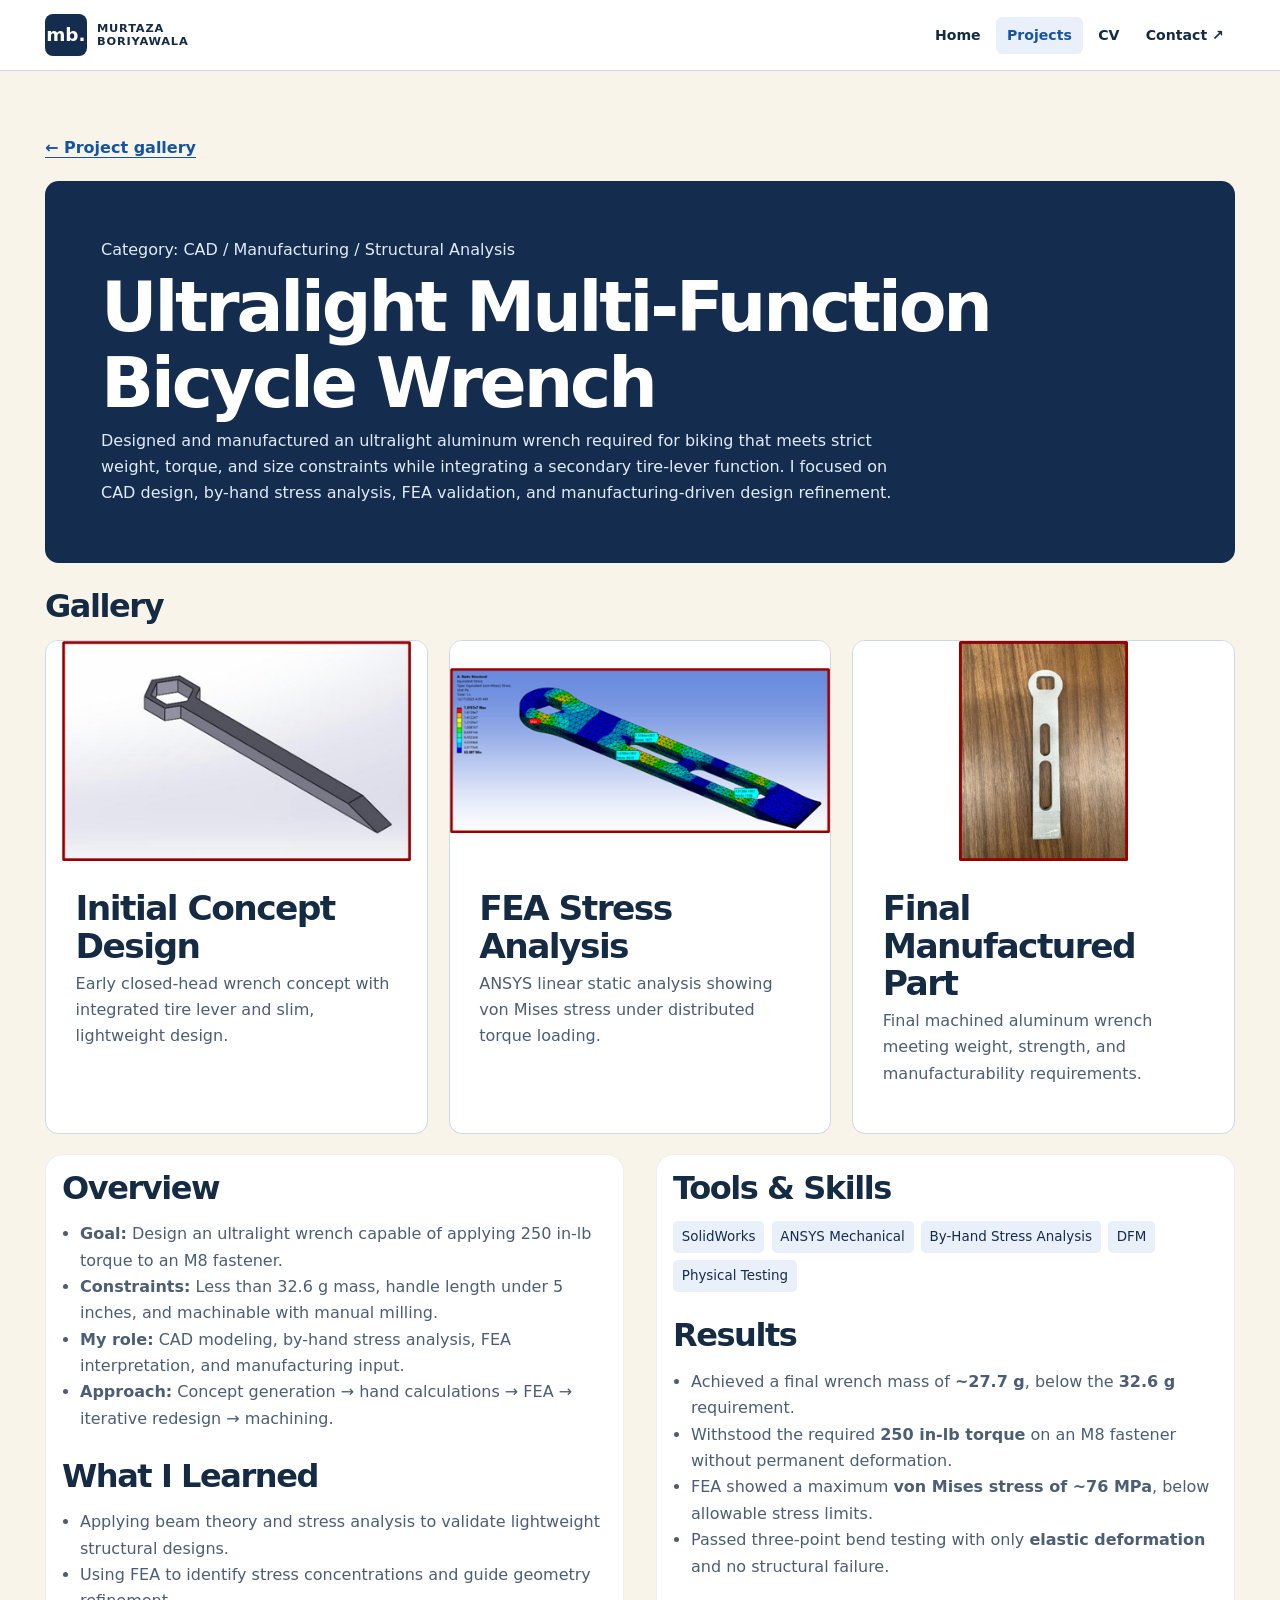
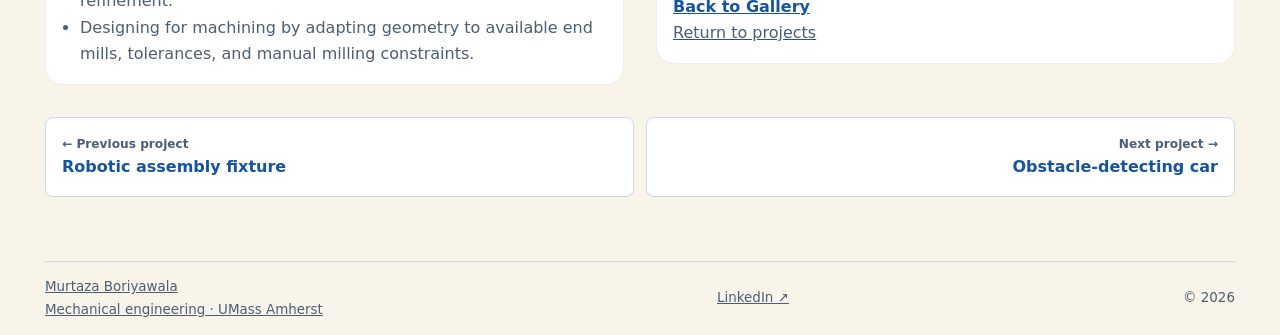
<file: projects/project-3.html>
<!doctype html>
<html lang="en">
<head>
  <meta charset="utf-8" />
  <meta name="viewport" content="width=device-width,initial-scale=1" />
  <title>Ultralight Multi-Function Wrench | Murtaza Boriyawala</title>
  <link rel="stylesheet" href="../style.css?v=20261118" />
<script src="../site.js?v=20261118" defer></script><meta name="theme-color" content="#f8f4ea">
</head>
<body>

<a class="skip" href="#main">Skip to content</a>
<header class="site-header"><div class="navbar container"><a class="brand" href="../index.html" aria-label="Murtaza Boriyawala home"><span class="monogram">mb<span>.</span></span><span class="brand-name">MURTAZA<br>BORIYAWALA</span></a>
<nav class="nav-links" aria-label="Main navigation"><a  href="../index.html">Home</a><a class="active" aria-current="page" href="../projects.html">Projects</a><a  href="../cv.html">CV</a><a  href="../contact.html">Contact ↗</a>
</nav></div>
</header>

<main class="container case-study" id="main">
  <a class="case-back text-link" href="../projects.html">← Project gallery</a>
  <section class="case-header">
    <div class="small" style="margin-bottom:6px;">Category: CAD / Manufacturing / Structural Analysis</div>
    <h1 style="margin:0 0 8px;">Ultralight Multi-Function Bicycle Wrench</h1>
    <p class="small" style="margin:0;">
      Designed and manufactured an ultralight aluminum wrench required for biking that meets strict weight,
      torque, and size constraints while integrating a secondary tire-lever function. I focused on CAD design,
      by-hand stress analysis, FEA validation, and manufacturing-driven design refinement.
    </p>
  </section>

  <!-- Gallery -->
  <h2 class="section-title">Gallery</h2>

  <section class="grid">
    <a class="project" href="../assets/projects/project3-1.jpg" target="_blank" rel="noopener">
      <img loading="lazy" src="../assets/projects/project3-1.jpg" alt="Initial wrench concept CAD" style="height:220px; object-fit:contain; background:#fff;">
      <div class="project-body">
        <h3 style="margin:0 0 6px;">Initial Concept Design</h3>
        <p>Early closed-head wrench concept with integrated tire lever and slim, lightweight design.</p>
      </div>
    </a>

    <a class="project" href="../assets/projects/project3-2.jpg" target="_blank" rel="noopener">
      <img loading="lazy" src="../assets/projects/project3-2.jpg" alt="FEA stress analysis" style="height:220px; object-fit:contain; background:#fff;">
      <div class="project-body">
        <h3 style="margin:0 0 6px;">FEA Stress Analysis</h3>
        <p>ANSYS linear static analysis showing von Mises stress under distributed torque loading.</p>
      </div>
    </a>

    <a class="project" href="../assets/projects/project3-3.jpg" target="_blank" rel="noopener">
      <img loading="lazy" src="../assets/projects/project3-3.jpg" alt="Final manufactured wrench" style="height:220px; object-fit:contain; background:#fff;">
      <div class="project-body">
        <h3 style="margin:0 0 6px;">Final Manufactured Part</h3>
        <p>Final machined aluminum wrench meeting weight, strength, and manufacturability requirements.</p>
      </div>
    </a>
  </section>

  <!-- Two-column section (MATCHES PROJECT 1 LAYOUT) -->
  <section class="case-columns">

    <!-- LEFT COLUMN -->
    <div style="border:1px solid #eee; border-radius:18px; padding:16px; background:#fff;">
      <h2 class="section-title" style="margin-top:0;">Overview</h2>
      <ul class="small" style="margin:0; padding-left:18px;">
        <li><strong>Goal:</strong> Design an ultralight wrench capable of applying 250 in-lb torque to an M8 fastener.</li>
        <li><strong>Constraints:</strong> Less than 32.6 g mass, handle length under 5 inches, and machinable with manual milling.</li>
        <li><strong>My role:</strong> CAD modeling, by-hand stress analysis, FEA interpretation, and manufacturing input.</li>
        <li><strong>Approach:</strong> Concept generation → hand calculations → FEA → iterative redesign → machining.</li>
      </ul>

      <h2 class="section-title">What I Learned</h2>
      <ul class="small" style="margin:0; padding-left:18px;">
        <li>Applying beam theory and stress analysis to validate lightweight structural designs.</li>
        <li>Using FEA to identify stress concentrations and guide geometry refinement.</li>
        <li>Designing for machining by adapting geometry to available end mills, tolerances, and manual milling constraints.</li>
      </ul>
    </div>

    <!-- RIGHT COLUMN -->
    <div style="border:1px solid #eee; border-radius:18px; padding:16px; background:#fff;">
      <h2 class="section-title" style="margin-top:0;">Tools & Skills</h2>
      <div class="badges" style="margin-top:8px;">
        <div class="badge">SolidWorks</div>
        <div class="badge">ANSYS Mechanical</div>
        <div class="badge">By-Hand Stress Analysis</div>
        <div class="badge">DFM</div>
        <div class="badge">Physical Testing</div>
      </div>

      <h2 class="section-title">Results</h2>
      <ul class="small" style="margin:0; padding-left:18px;">
        <li>Achieved a final wrench mass of <strong>~27.7 g</strong>, below the <strong>32.6 g</strong> requirement.</li>
        <li>Withstood the required <strong>250 in-lb torque</strong> on an M8 fastener without permanent deformation.</li>
        <li>FEA showed a maximum <strong>von Mises stress of ~76 MPa</strong>, below allowable stress limits.</li>
        <li>Passed three-point bend testing with only <strong>elastic deformation</strong> and no structural failure.</li>
      </ul>

      <div style="margin-top:14px; display:grid; gap:10px;">
        <a class="cardlink" href="../projects.html">
          <strong>Back to Gallery</strong><br><span class="small">Return to projects</span>
        </a>
      </div>
    </div>

  </section>

  <nav class="case-nav" aria-label="Browse projects"><a href="project-1.html"><span>← Previous project</span>Robotic assembly fixture</a><a href="project-2.html"><span>Next project →</span>Obstacle-detecting car</a>
</nav>
</main>
<footer class="container footer"><a href="../index.html">Murtaza Boriyawala<span>Mechanical engineering · UMass Amherst</span></a><a href="https://www.linkedin.com/in/murtazaboriyawala" target="_blank" rel="noopener">LinkedIn ↗</a><span>© 2026</span>
</footer>
</body>
</html>
</file>
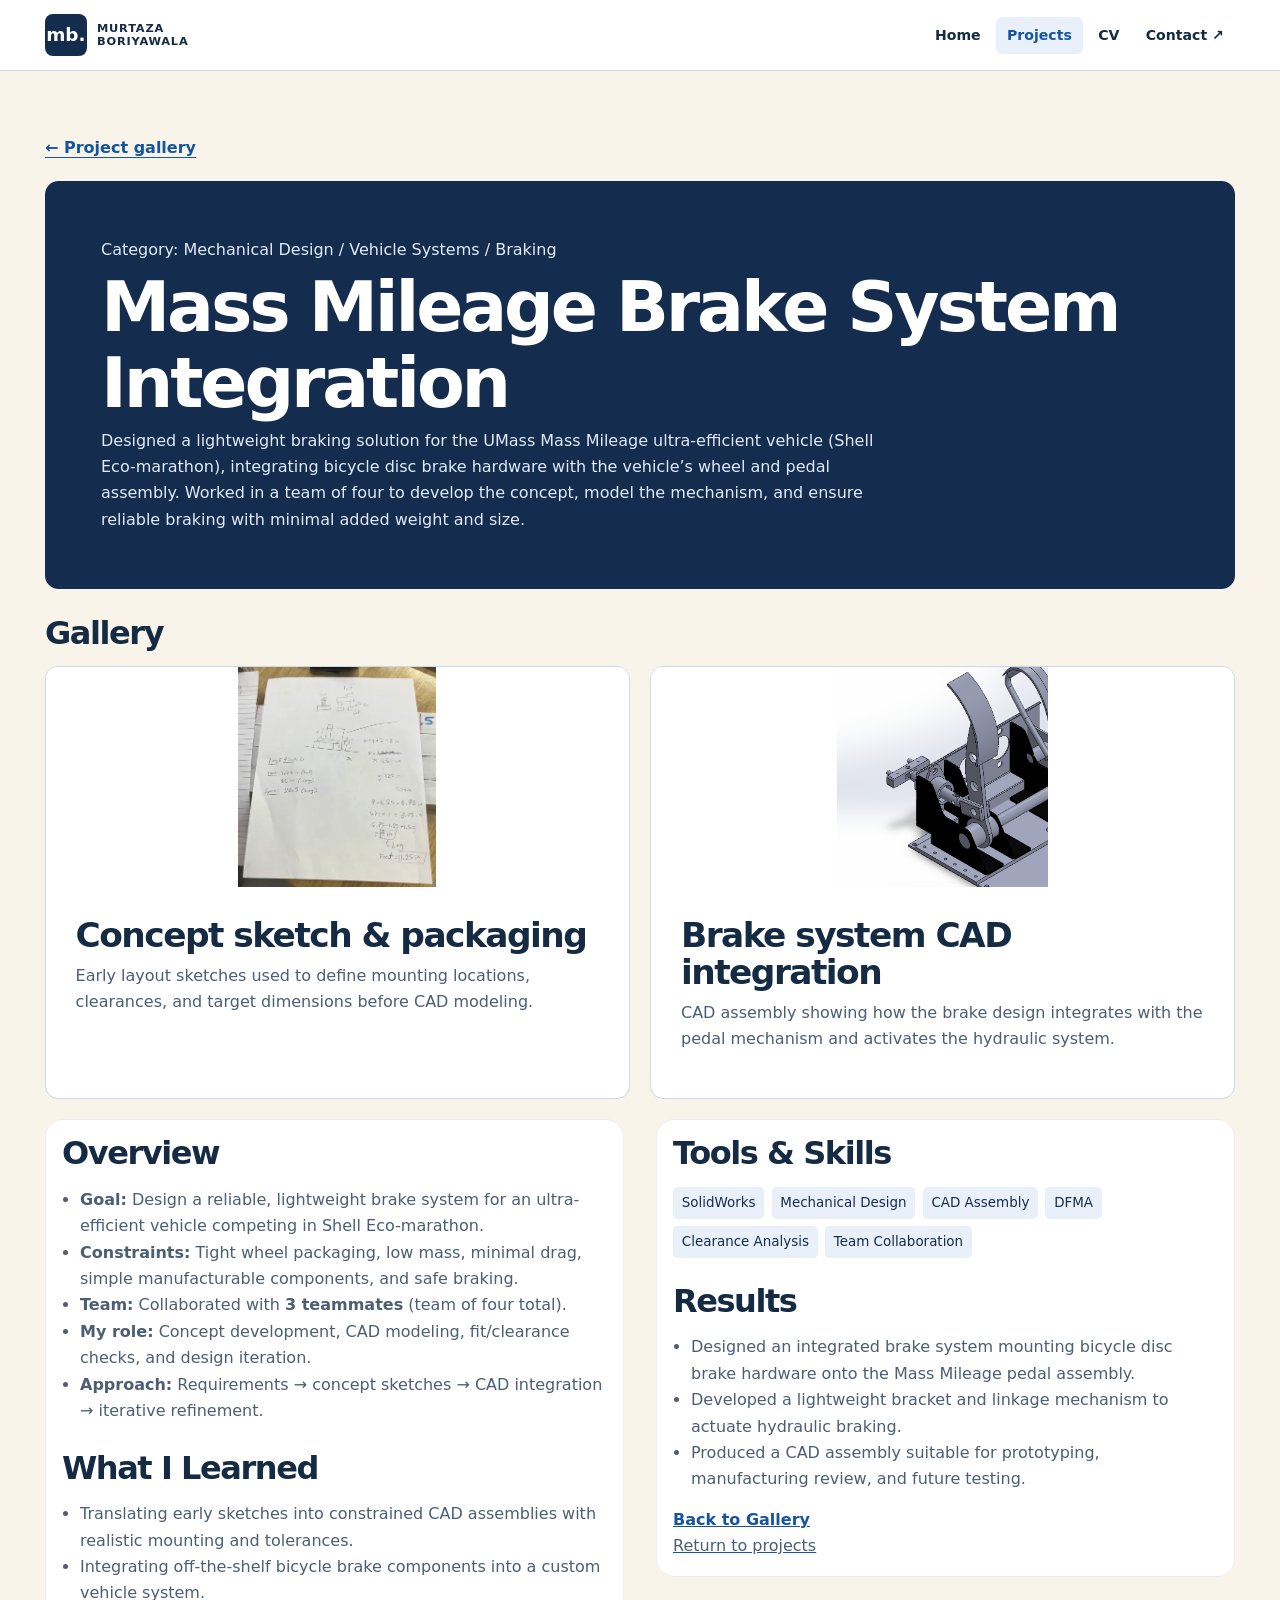
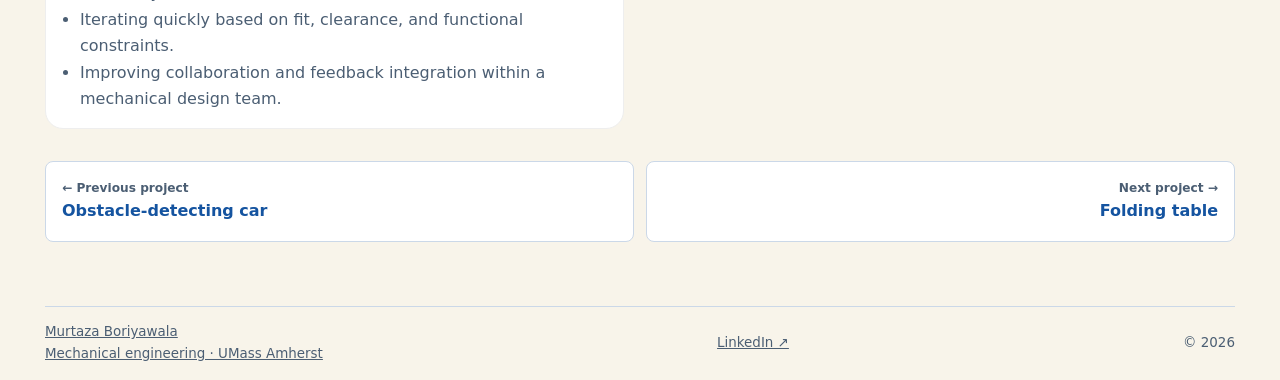
<file: projects/project-4.html>
<!doctype html>
<html lang="en">
<head>
  <meta charset="utf-8" />
  <meta name="viewport" content="width=device-width,initial-scale=1" />
  <title>Project 4 | Murtaza Boriyawala</title>
  <link rel="stylesheet" href="../style.css?v=20261118" />
<script src="../site.js?v=20261118" defer></script><meta name="theme-color" content="#f8f4ea">
</head>
<body>

<a class="skip" href="#main">Skip to content</a>
<header class="site-header"><div class="navbar container"><a class="brand" href="../index.html" aria-label="Murtaza Boriyawala home"><span class="monogram">mb<span>.</span></span><span class="brand-name">MURTAZA<br>BORIYAWALA</span></a>
<nav class="nav-links" aria-label="Main navigation"><a  href="../index.html">Home</a><a class="active" aria-current="page" href="../projects.html">Projects</a><a  href="../cv.html">CV</a><a  href="../contact.html">Contact ↗</a>
</nav></div>
</header>

<main class="container case-study" id="main">
  <a class="case-back text-link" href="../projects.html">← Project gallery</a>
  <section class="case-header">
    <div class="small" style="margin-bottom:6px;">Category: Mechanical Design / Vehicle Systems / Braking</div>
    <h1 style="margin:0 0 8px;">Mass Mileage Brake System Integration</h1>
    <p class="small" style="margin:0;">
      Designed a lightweight braking solution for the UMass Mass Mileage ultra-efficient vehicle (Shell Eco-marathon),
      integrating bicycle disc brake hardware with the vehicle’s wheel and pedal assembly. Worked in a team of four
      to develop the concept, model the mechanism, and ensure reliable braking with minimal added weight and size.
    </p>
  </section>

  <!-- Photo gallery -->
  <h2 class="section-title">Gallery</h2>

  <section class="grid">
    <a class="project" href="../assets/projects/project4-1.jpg" target="_blank" rel="noopener">
      <img loading="lazy" src="../assets/projects/project4-1.jpg" alt="Initial brake concept sketch" style="height:220px; object-fit:contain; background:#fff;">
      <div class="project-body">
        <h3>Concept sketch & packaging</h3>
        <p>Early layout sketches used to define mounting locations, clearances, and target dimensions before CAD modeling.</p>
      </div>
    </a>

    <a class="project" href="../assets/projects/project4-2.jpg" target="_blank" rel="noopener">
      <img loading="lazy" src="../assets/projects/project4-2.jpg" alt="Brake CAD assembly for Mass Mileage" style="height:220px; object-fit:contain; background:#fff;">
      <div class="project-body">
        <h3>Brake system CAD integration</h3>
        <p>CAD assembly showing how the brake design integrates with the pedal mechanism and activates the hydraulic system.</p>
      </div>
    </a>
  </section>

  <!-- Two-column section -->
  <section class="case-columns">

    <!-- Overview -->
    <div style="border:1px solid #eee; border-radius:18px; padding:16px; background:#fff;">
      <h2 class="section-title" style="margin-top:0;">Overview</h2>
      <ul class="small" style="margin:0; padding-left:18px;">
        <li><strong>Goal:</strong> Design a reliable, lightweight brake system for an ultra-efficient vehicle competing in Shell Eco-marathon.</li>
        <li><strong>Constraints:</strong> Tight wheel packaging, low mass, minimal drag, simple manufacturable components, and safe braking.</li>
        <li><strong>Team:</strong> Collaborated with <strong>3 teammates</strong> (team of four total).</li>
        <li><strong>My role:</strong> Concept development, CAD modeling, fit/clearance checks, and design iteration.</li>
        <li><strong>Approach:</strong> Requirements → concept sketches → CAD integration → iterative refinement.</li>
      </ul>

      <h2 class="section-title">What I Learned</h2>
      <ul class="small" style="margin:0; padding-left:18px;">
        <li>Translating early sketches into constrained CAD assemblies with realistic mounting and tolerances.</li>
        <li>Integrating off-the-shelf bicycle brake components into a custom vehicle system.</li>
        <li>Iterating quickly based on fit, clearance, and functional constraints.</li>
        <li>Improving collaboration and feedback integration within a mechanical design team.</li>
      </ul>
    </div>

    <!-- Tools + Results -->
    <div style="border:1px solid #eee; border-radius:18px; padding:16px; background:#fff;">
      <h2 class="section-title" style="margin-top:0;">Tools & Skills</h2>
      <div class="badges" style="margin-top:8px;">
        <div class="badge">SolidWorks</div>
        <div class="badge">Mechanical Design</div>
        <div class="badge">CAD Assembly</div>
        <div class="badge">DFMA</div>
        <div class="badge">Clearance Analysis</div>
        <div class="badge">Team Collaboration</div>
      </div>

      <h2 class="section-title">Results</h2>
      <ul class="small" style="margin:0; padding-left:18px;">
        <li>Designed an integrated brake system mounting bicycle disc brake hardware onto the Mass Mileage pedal assembly.</li>
        <li>Developed a lightweight bracket and linkage mechanism to actuate hydraulic braking.</li>
        <li>Produced a CAD assembly suitable for prototyping, manufacturing review, and future testing.</li>
      </ul>

      <div style="margin-top:14px;">
        <a class="cardlink" href="../projects.html">
          <strong>Back to Gallery</strong><br>
          <span class="small">Return to projects</span>
        </a>
      </div>
    </div>

  </section>

  <nav class="case-nav" aria-label="Browse projects"><a href="project-2.html"><span>← Previous project</span>Obstacle-detecting car</a><a href="folding-table.html"><span>Next project →</span>Folding table</a>
</nav>
</main>
<footer class="container footer"><a href="../index.html">Murtaza Boriyawala<span>Mechanical engineering · UMass Amherst</span></a><a href="https://www.linkedin.com/in/murtazaboriyawala" target="_blank" rel="noopener">LinkedIn ↗</a><span>© 2026</span>
</footer>
</body>
</html>
</file>
<file: style.css>
:root {
  color-scheme: light;
  --navy: #142c4d;
  --blue: #1554a0;
  --ink: #142b43;
  --muted: #4b5e73;
  --cream: #f8f4ea;
  --white: #fff;
  --mist: #e9f0fa;
  --line: #cbd8e8;
  --width: 1190px;
}
* { box-sizing: border-box; }
html { scroll-behavior: smooth; scroll-padding-top: 90px; }
body { margin: 0; background: var(--cream); color: var(--ink); font: 1rem/1.65 system-ui, sans-serif; }
a { color: inherit; }
img { display: block; max-width: 100%; }
button { font: inherit; }
[hidden] { display: none !important; }
:focus-visible { outline: 3px solid #2c72c1; outline-offset: 4px; }
.container { width: min(calc(100% - 3rem), var(--width)); margin-inline: auto; }
.skip { position: fixed; top: 1rem; left: 1rem; z-index: 20; padding: .5rem 1rem; background: var(--white); transform: translateY(-250%); }
.skip:focus { transform: none; }
.site-header { position: sticky; top: 0; z-index: 10; background: var(--white); border-bottom: 1px solid var(--line); }
.navbar, .footer { display: flex; flex-wrap: wrap; align-items: center; justify-content: space-between; gap: 1rem; padding-block: .9rem; }
.brand { display: inline-flex; align-items: center; gap: .65rem; text-decoration: none; }
.monogram { display: inline-flex; align-items: center; justify-content: center; background: var(--navy); color: var(--white); width: 2.6rem; aspect-ratio: 1; border-radius: .5rem; font-size: 1.15rem; font-weight: 800; }
.brand-name { font-size: .71rem; line-height: 1.15; font-weight: 800; letter-spacing: .07em; }
.nav-links { display: flex; flex-wrap: wrap; gap: .25rem; }
.nav-links a { text-decoration: none; padding: .42rem .7rem; border-radius: .4rem; font-size: .88rem; font-weight: 650; }
.nav-links a:hover, .nav-links .active { background: var(--mist); color: var(--blue); }
h1, h2, h3, p { margin-top: 0; }
h1, h2, h3 { line-height: 1.08; letter-spacing: -.045em; }
h1 { font-size: clamp(2.75rem, 6.7vw, 5.65rem); margin-bottom: 1.25rem; }
h2 { font-size: clamp(1.9rem, 4.3vw, 3.7rem); margin-bottom: 1rem; }
h3 { font-size: clamp(1.3rem, 2.7vw, 2.15rem); margin-bottom: .55rem; }
.serif { font-family: Georgia, serif; font-weight: 400; font-style: italic; color: var(--blue); }
.eyebrow, .tags, .cv-date { font-size: .74rem; font-weight: 750; letter-spacing: .08em; text-transform: uppercase; color: var(--blue); }
.hero, .section { padding-block: clamp(3.5rem, 7vw, 6rem); }
.hero { display: grid; grid-template-columns: 1.15fr .85fr; gap: clamp(2rem, 6vw, 6rem); align-items: center; }
.hero-intro, .intro-small, .small, .bio-text { color: var(--muted); }
.hero-intro, .bio-text { max-width: 54ch; font-size: clamp(1rem, 1.8vw, 1.18rem); }
.hero-actions { display: flex; flex-wrap: wrap; align-items: center; gap: 1rem; margin-top: 1.5rem; }
.button { display: inline-flex; align-items: center; gap: .7rem; background: var(--blue); color: var(--white); padding: .7rem 1.05rem; border-radius: .45rem; font-weight: 700; text-decoration: none; }
.button:hover { background: var(--navy); }
.text-link { color: var(--blue); font-weight: 700; text-underline-offset: .25em; }
.hero-portrait { margin: 0; position: relative; padding: 1rem; background: var(--white); border: 1px solid var(--line); border-radius: 1rem; }
.hero-portrait img { width: 100%; height: auto; aspect-ratio: 4 / 4.2; object-fit: cover; object-position: center 32%; border-radius: .55rem; }
.hero-portrait figcaption { margin-top: .55rem; color: var(--muted); font-size: .8rem; }
.skills-strip, .about-section { background: var(--mist); }
.skills-strip .container { display: flex; flex-wrap: wrap; gap: .6rem 1.35rem; padding-block: 1rem; color: var(--navy); font-size: .86rem; }
.skills-strip span:first-child { font-weight: 800; }
.section-heading { display: flex; flex-wrap: wrap; align-items: end; justify-content: space-between; gap: 1.25rem; margin-bottom: 1.8rem; }
.section-heading h1, .section-heading h2, .section-heading p:last-child { margin-bottom: 0; }
.intro-small { max-width: 35ch; }
.projects-grid, .contact-grid, .grid { display: grid; grid-template-columns: repeat(2, minmax(0, 1fr)); gap: 1.3rem; }
.project-card, .project, .contact-card { display: block; overflow: hidden; background: var(--white); border: 1px solid var(--line); border-radius: .8rem; text-decoration: none; }
.project-card, .contact-card { transition: transform .22s ease, box-shadow .22s ease; }
.project-card:hover, .contact-card:hover { transform: translateY(-4px); box-shadow: 0 12px 30px #21457619; }
.card-image { position: relative; background: var(--navy); overflow: hidden; }
.card-image img, .slide-image img { width: 100%; height: 100%; object-fit: contain; }
.card-image { aspect-ratio: 16 / 9; }
.card-arrow { position: absolute; top: .75rem; right: .75rem; display: grid; place-items: center; width: 2.15rem; aspect-ratio: 1; border-radius: 50%; background: var(--white); color: var(--blue); }
.project-body, .contact-card { padding: clamp(1.15rem, 3vw, 1.85rem); }
.project-body h2 { font-size: clamp(1.35rem, 3vw, 2.15rem); margin-bottom: .55rem; }
.project-body p:not(.eyebrow), .contact-card p { color: var(--muted); }
.project-body .eyebrow, .contact-card .eyebrow { margin-bottom: .6rem; }
.contact-card h2 { font-size: clamp(1.2rem, 3vw, 1.85rem); overflow-wrap: anywhere; }
.showcase { overflow: hidden; border: 1px solid var(--line); border-radius: 1rem; background: var(--white); }
.slides { display: grid; }
.slide { grid-area: 1 / 1; display: grid; grid-template-columns: 1.12fr .88fr; }
.slide-image { position: relative; min-height: 290px; background: var(--navy); }
.slide-image img { position: absolute; inset: 0; }
.slide-copy { padding: clamp(1.4rem, 5vw, 3.4rem); align-self: center; }
.slide-copy p:not(.eyebrow) { color: var(--muted); }
.slide-copy .button { margin-top: 1rem; }
.slider-controls { display: flex; gap: .5rem; flex-wrap: wrap; align-items: center; justify-content: space-between; padding: .7rem 1rem; border-top: 1px solid var(--line); }
.slider-controls button { min-width: 2.75rem; min-height: 2.75rem; margin: .1rem; border: 1px solid var(--line); border-radius: .45rem; background: var(--white); color: var(--blue); cursor: pointer; }
.slider-controls button:hover, .slider-controls button[aria-pressed="true"] { background: var(--mist); border-color: var(--blue); }
.slider-controls > span { font-size: .8rem; color: var(--muted); }
.about-grid, .contact-banner, .cv-hero, .cv-entry, .case-columns { display: grid; grid-template-columns: repeat(2, minmax(0, 1fr)); gap: 2rem; align-items: start; }
.about-details, .cv-skills { display: grid; grid-template-columns: repeat(auto-fit, minmax(min(100%, 180px), 1fr)); gap: 1rem; }
.about-details strong { display: block; }
.footer { border-top: 1px solid var(--line); color: var(--muted); font-size: .84rem; }
.footer a:first-child span { display: block; }
.case-study { padding-block: clamp(2.4rem, 5vw, 5rem); }
.case-header { padding: clamp(1.35rem, 5vw, 3.5rem); background: var(--navy); color: var(--white); border-radius: .85rem; }
.case-header .small { color: #e1ebf9; max-width: 78ch; }
.case-header .eyebrow { color: #c4dcfa; }
.case-header h1 { font-size: clamp(2.3rem, 5.5vw, 4.35rem); }
.case-study .section-title { font-size: clamp(1.35rem, 3vw, 2rem); margin-top: 1.65rem; }
.case-study .grid { grid-template-columns: repeat(auto-fit, minmax(min(100%, 250px), 1fr)); }
.case-study .project img { width: 100%; height: 220px; object-fit: contain; background: var(--mist); }
.case-columns { margin-top: 1.25rem; }
.case-columns > div, .cv-summary { background: var(--white); border: 1px solid var(--line); border-radius: .75rem; padding: 1.4rem; }
.badges { display: flex; flex-wrap: wrap; gap: .45rem; }
.badge { padding: .3rem .55rem; background: var(--mist); color: var(--navy); border-radius: .3rem; font-size: .84rem; }
.cardlink { color: var(--blue); }
.case-nav { display: grid; grid-template-columns: repeat(2, minmax(0, 1fr)); gap: .8rem; margin-top: 2rem; }
.case-nav a { padding: 1rem; border: 1px solid var(--line); border-radius: .5rem; background: var(--white); color: var(--blue); font-weight: 700; text-decoration: none; }
.case-nav a:hover { border-color: var(--blue); }
.case-nav a:last-child { text-align: right; }
.case-nav span { display: block; color: var(--muted); font-size: .76rem; }
.case-back { display: inline-block; margin-bottom: 1.2rem; }
.cv-hero { grid-template-columns: 1fr minmax(230px, .42fr); align-items: center; }
.cv-summary > div { display: flex; gap: 1rem; justify-content: space-between; align-items: baseline; padding: .55rem 0; border-top: 1px solid var(--line); }
.cv-summary strong { font-size: 1.8rem; color: var(--blue); }
.cv-summary p, .cv-entry p, .cv-skills p { color: var(--muted); }
.cv-section { padding-block: 1.15rem 2.1rem; }
.cv-heading, .cv-entry { border-bottom: 1px solid var(--line); }
.cv-heading { display: flex; flex-wrap: wrap; gap: .4rem 1rem; justify-content: space-between; align-items: baseline; }
.cv-heading > span { font-size: .77rem; color: var(--muted); }
.cv-entry, .cv-skills { padding-block: 1.25rem; }
.cv-entry h2 { font-size: clamp(1.25rem, 3vw, 1.85rem); }
.cv-cta { border-top: 1px solid var(--line); }
.card-image .folding-table-cover, .slide-image .folding-table-cover { object-fit: cover; object-position: center 56%; }
.table-configurations { display: grid; grid-template-columns: repeat(auto-fit, minmax(min(100%, 320px), 1fr)); gap: 1.3rem; }
.table-configurations figure { overflow: hidden; margin: 0; border: 1px solid var(--line); border-radius: .8rem; background: var(--white); }
.table-configurations img { width: 100%; height: auto; aspect-ratio: 1; object-fit: contain; }
.table-configurations figcaption { padding: 1rem 1.25rem; color: var(--muted); }
.table-configurations strong { display: block; color: var(--ink); }
@media (max-width: 720px) {
  .container { width: min(calc(100% - 2rem), var(--width)); }
  .hero, .slide, .about-grid, .contact-banner, .cv-hero, .cv-entry, .case-columns, .projects-grid, .contact-grid { grid-template-columns: 1fr; gap: 1rem; }
  .hero { gap: 1.75rem; }
  .hero-portrait { width: min(100%, 330px); }
  .slide-image { min-height: 0; aspect-ratio: 16 / 10; }
  .nav-links a { padding-inline: .45rem; }
}
@media (max-width: 410px) {
  .navbar { gap: .4rem; }
  .brand-name { font-size: .6rem; }
}
@media (prefers-reduced-motion: no-preference) {
  @view-transition { navigation: auto; }
  ::view-transition-old(root) { animation: .2s ease-in both fade-out; }
  ::view-transition-new(root) { animation: .32s ease-out both reveal-page; }
  .slide-enter { animation: .32s ease-out both reveal-page; }
  @keyframes fade-out { to { opacity: 0; } }
  @keyframes reveal-page { from { opacity: 0; transform: translateY(8px); } }
}
@media (prefers-reduced-motion: reduce) {
  html { scroll-behavior: auto; }
  *, *::before, *::after { animation-duration: .01ms !important; transition-duration: .01ms !important; }
}
</file>
